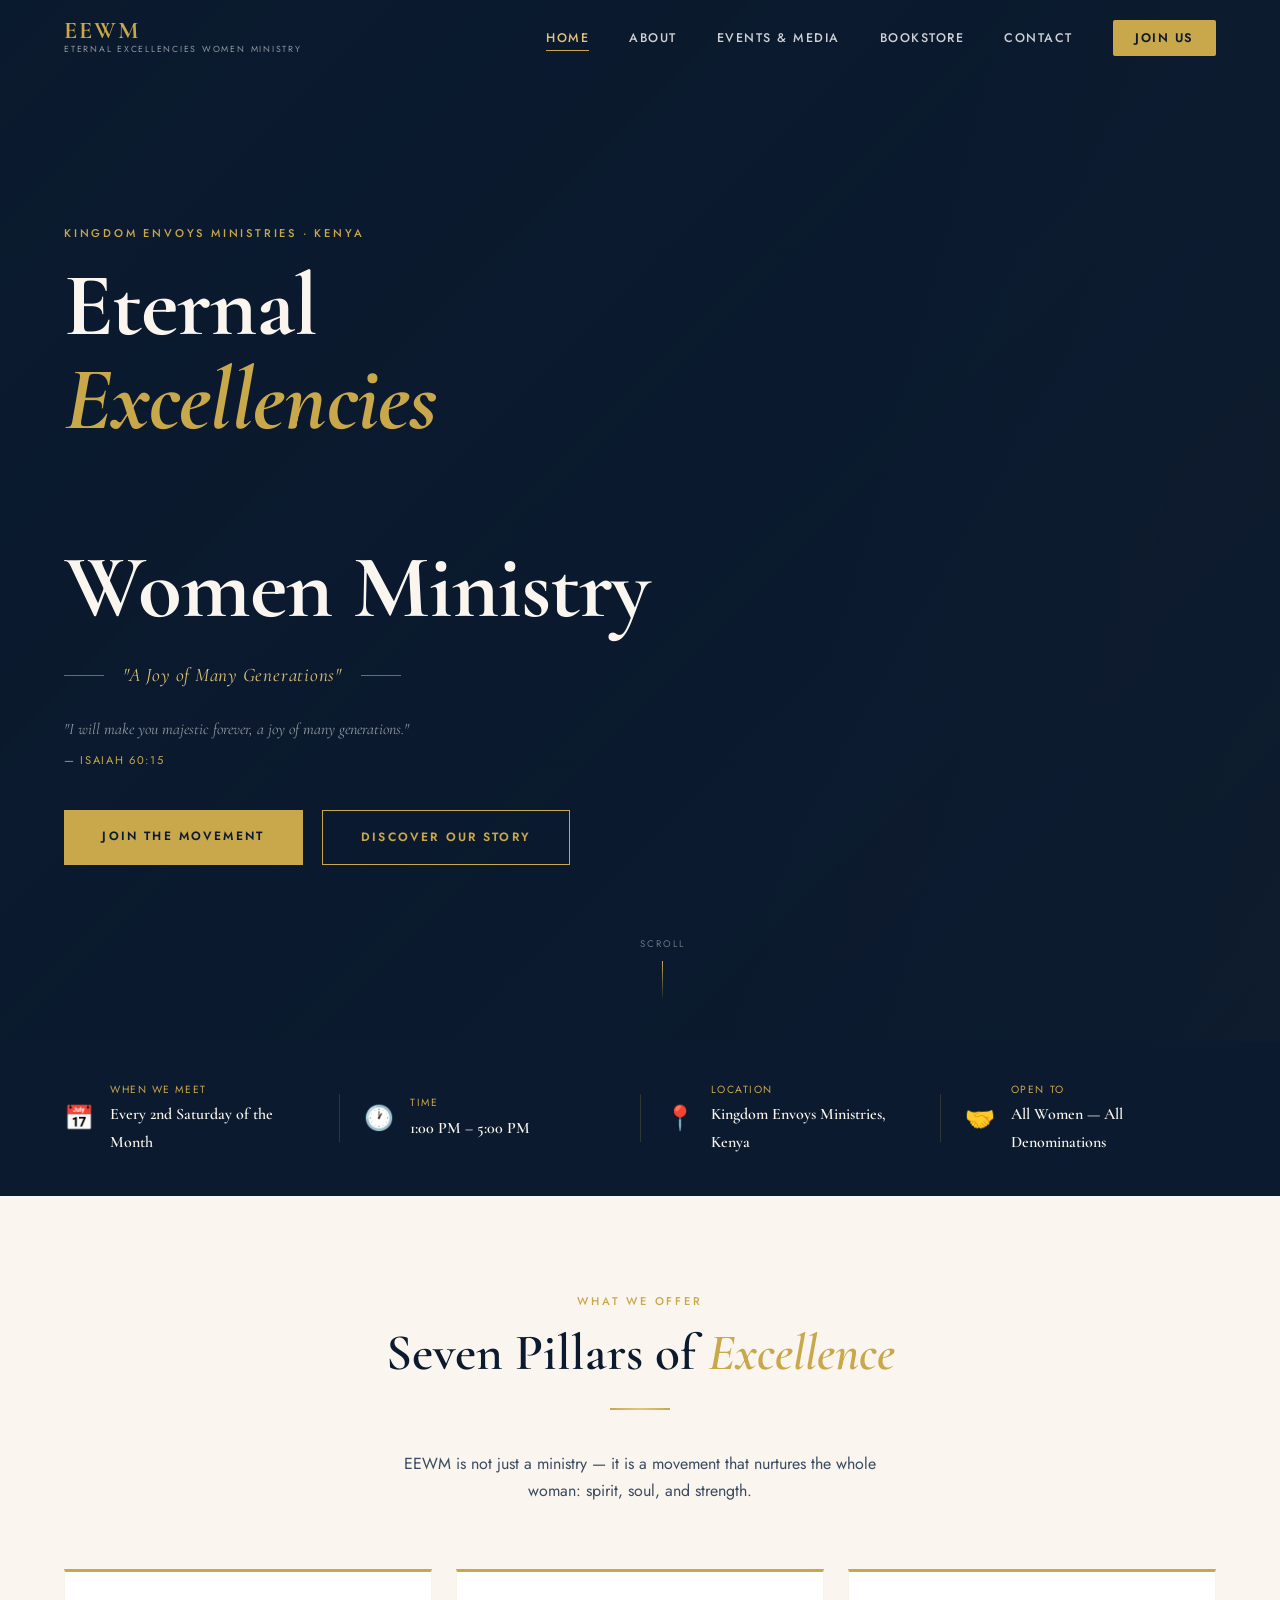
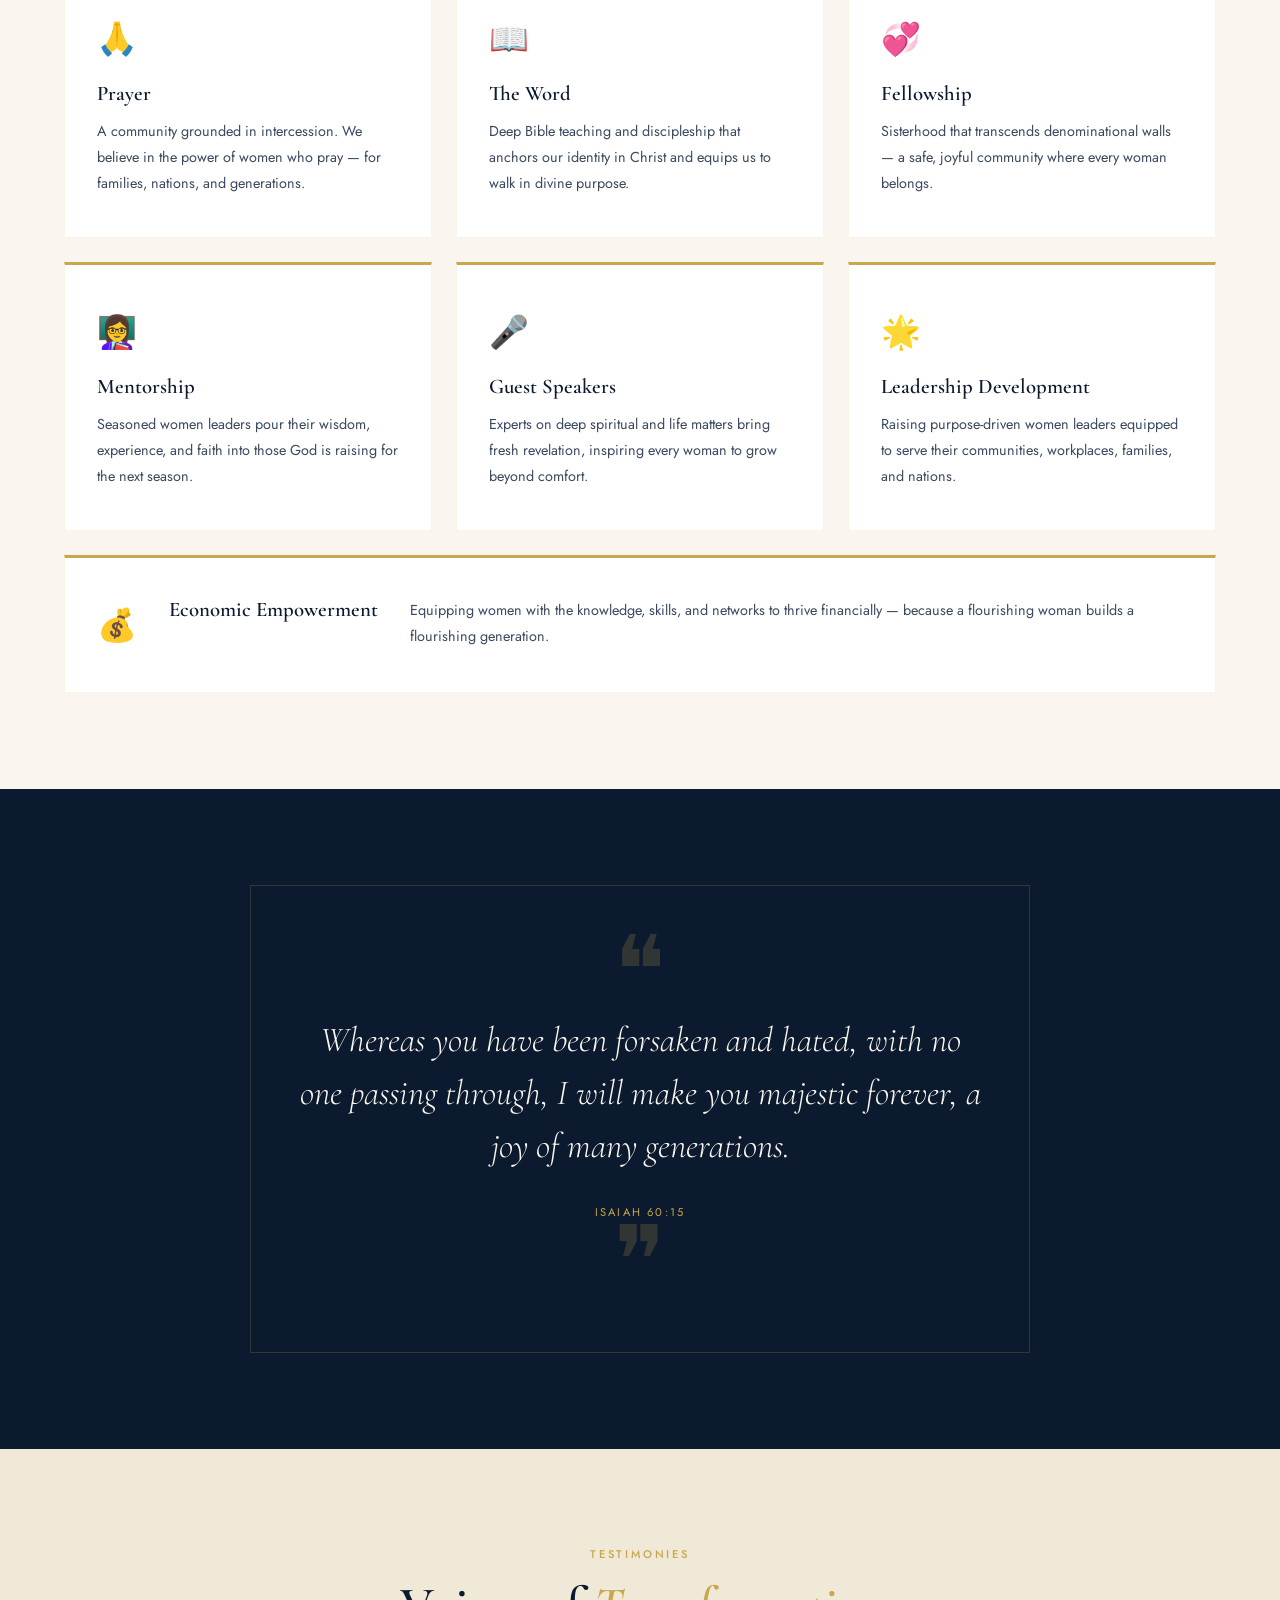
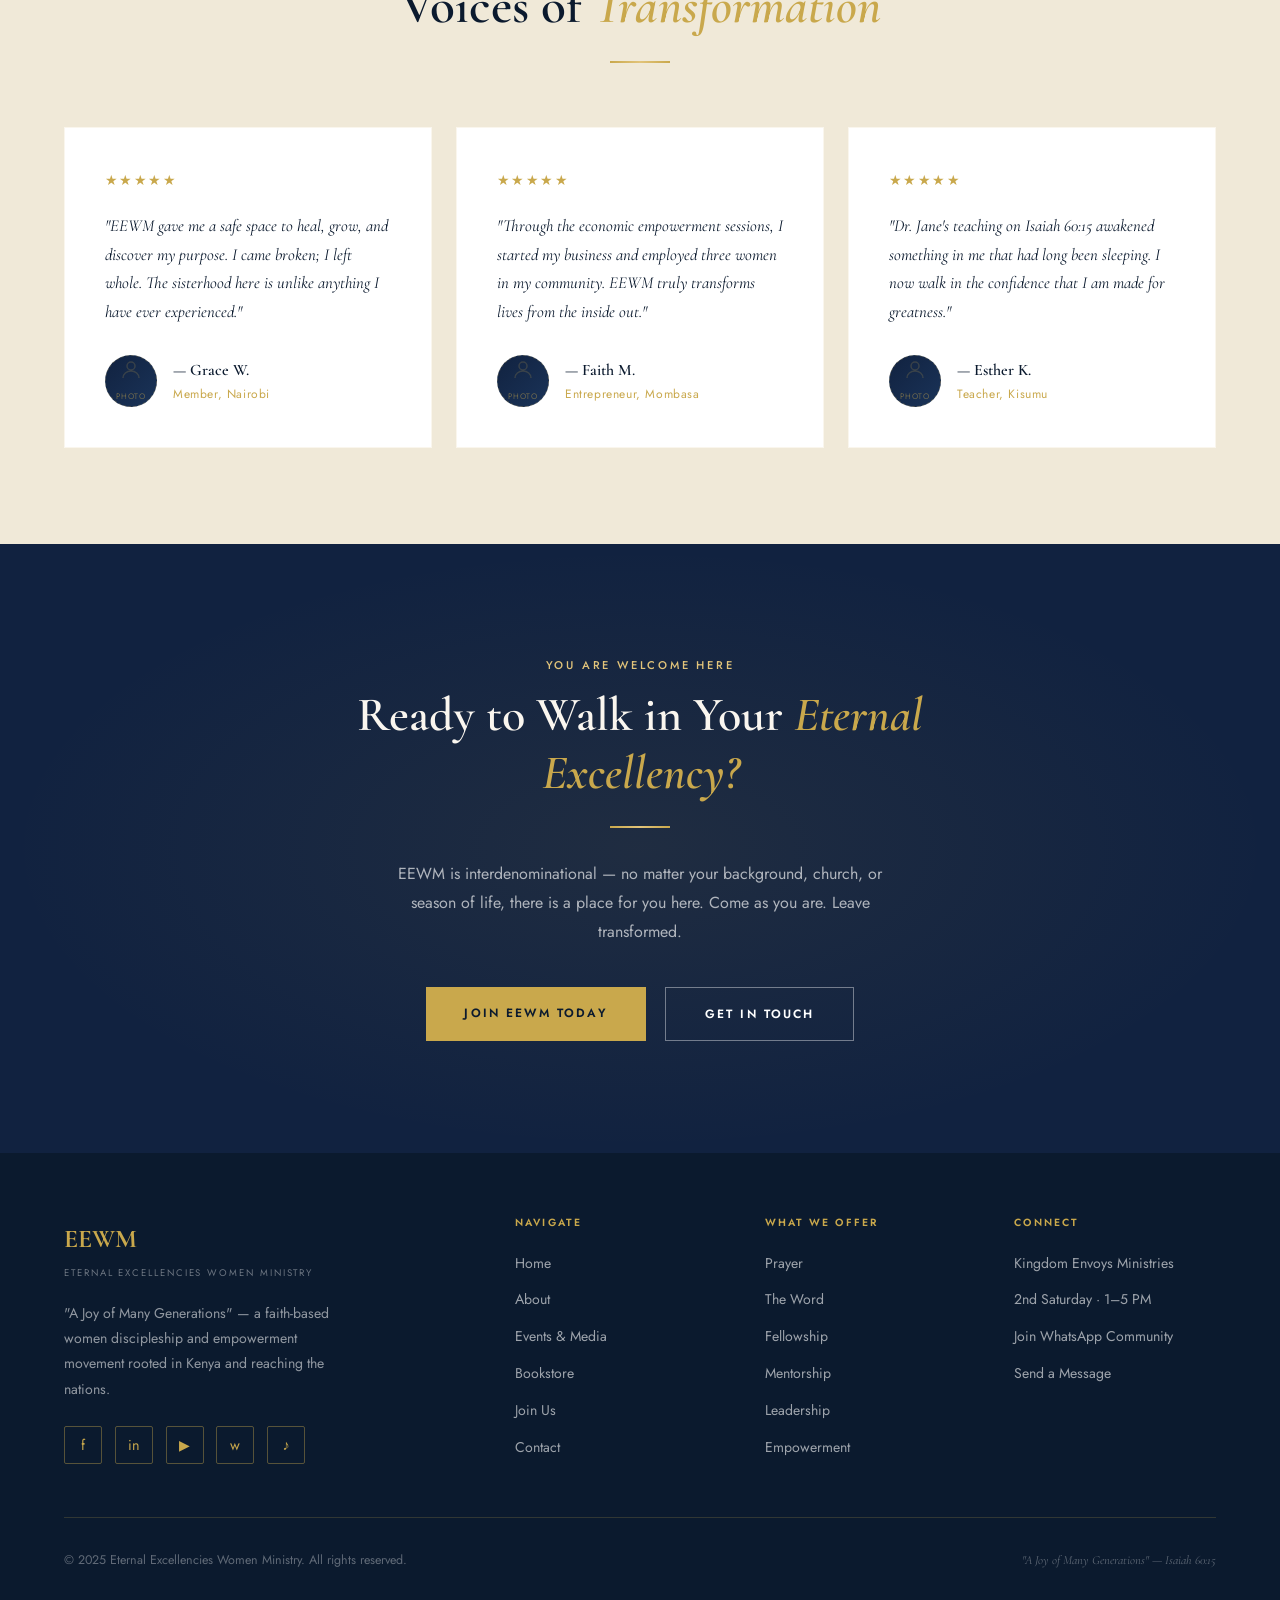
<file: index.html>
<!DOCTYPE html>
<html lang="en">
<head>
  <meta charset="UTF-8" />
  <meta name="viewport" content="width=device-width, initial-scale=1.0" />
  <title>EEWM — Eternal Excellencies Women Ministry</title>
  <meta name="description" content="A Joy of Many Generations. Eternal Excellencies Women Ministry — faith-based women discipleship and empowerment movement based in Kenya." />
  <link rel="stylesheet" href="style.css" />
  <link rel="stylesheet" href="home.css" />
</head>
<body>

  <!-- ===== NAVIGATION ===== -->
  <nav class="nav">
    <div class="nav-inner">
      <a href="index.html" class="nav-logo">
        <span class="logo-main">EEWM</span>
        <span class="logo-sub">Eternal Excellencies Women Ministry</span>
      </a>
      <ul class="nav-links">
        <li><a href="index.html" class="active">Home</a></li>
        <li><a href="about.html">About</a></li>
        <li><a href="events.html">Events & Media</a></li>
        <li><a href="bookstore.html">Bookstore</a></li>
        <li><a href="contact.html">Contact</a></li>
        <li><a href="join.html" class="nav-cta">Join Us</a></li>
      </ul>
      <button class="hamburger" aria-label="Open menu">
        <span></span><span></span><span></span>
      </button>
    </div>
  </nav>

  <!-- Mobile Menu -->
  <div class="mobile-menu">
    <button class="mobile-close" aria-label="Close menu">✕</button>
    <a href="index.html">Home</a>
    <a href="about.html">About</a>
    <a href="events.html">Events & Media</a>
    <a href="bookstore.html">Bookstore</a>
    <a href="contact.html">Contact</a>
    <a href="join.html">Join Us</a>
  </div>

  <!-- ===== HERO ===== -->
  <section class="hero">
    <div class="hero-bg"></div>
    <div class="hero-overlay"></div>
    <div class="hero-shimmer"></div>

    <div class="hero-content">
      <span class="section-label hero-label">Kingdom Envoys Ministries · Kenya</span>
      <h1 class="hero-title">
        Eternal<br/>
        <em>Excellencies</em><br/>
        Women Ministry
      </h1>
      <div class="hero-tagline-wrap">
        <div class="hero-tagline-line"></div>
        <p class="hero-tagline">"A Joy of Many Generations"</p>
        <div class="hero-tagline-line"></div>
      </div>
      <p class="hero-scripture">
        <em>"I will make you majestic forever, a joy of many generations."</em>
        <span>— Isaiah 60:15</span>
      </p>
      <div class="hero-actions">
        <a href="join.html" class="btn btn-gold">Join the Movement</a>
        <a href="about.html" class="btn btn-outline">Discover Our Story</a>
      </div>
    </div>

    <div class="hero-scroll-hint">
      <span>Scroll</span>
      <div class="hero-scroll-line"></div>
    </div>
  </section>

  <!-- ===== MEETING BANNER ===== -->
  <section class="meeting-banner">
    <div class="container">
      <div class="meeting-inner stagger">
        <div class="meeting-item">
          <span class="meeting-icon">📅</span>
          <div>
            <p class="meeting-label">When We Meet</p>
            <p class="meeting-value">Every 2nd Saturday of the Month</p>
          </div>
        </div>
        <div class="meeting-divider"></div>
        <div class="meeting-item">
          <span class="meeting-icon">🕐</span>
          <div>
            <p class="meeting-label">Time</p>
            <p class="meeting-value">1:00 PM – 5:00 PM</p>
          </div>
        </div>
        <div class="meeting-divider"></div>
        <div class="meeting-item">
          <span class="meeting-icon">📍</span>
          <div>
            <p class="meeting-label">Location</p>
            <p class="meeting-value">Kingdom Envoys Ministries, Kenya</p>
          </div>
        </div>
        <div class="meeting-divider"></div>
        <div class="meeting-item">
          <span class="meeting-icon">🤝</span>
          <div>
            <p class="meeting-label">Open To</p>
            <p class="meeting-value">All Women — All Denominations</p>
          </div>
        </div>
      </div>
    </div>
  </section>

  <!-- ===== WHAT WE OFFER — 7 PILLARS ===== -->
  <section class="pillars-section">
    <div class="container">
      <div class="section-header reveal">
        <span class="section-label">What We Offer</span>
        <h2 class="section-title">Seven Pillars of <em>Excellence</em></h2>
        <div class="gold-divider center"></div>
        <p class="section-subtitle">EEWM is not just a ministry — it is a movement that nurtures the whole woman: spirit, soul, and strength.</p>
      </div>

      <div class="pillars-grid stagger">
        <div class="pillar-card">
          <div class="pillar-icon">🙏</div>
          <h3>Prayer</h3>
          <p>A community grounded in intercession. We believe in the power of women who pray — for families, nations, and generations.</p>
        </div>
        <div class="pillar-card">
          <div class="pillar-icon">📖</div>
          <h3>The Word</h3>
          <p>Deep Bible teaching and discipleship that anchors our identity in Christ and equips us to walk in divine purpose.</p>
        </div>
        <div class="pillar-card">
          <div class="pillar-icon">💞</div>
          <h3>Fellowship</h3>
          <p>Sisterhood that transcends denominational walls — a safe, joyful community where every woman belongs.</p>
        </div>
        <div class="pillar-card">
          <div class="pillar-icon">👩‍🏫</div>
          <h3>Mentorship</h3>
          <p>Seasoned women leaders pour their wisdom, experience, and faith into those God is raising for the next season.</p>
        </div>
        <div class="pillar-card">
          <div class="pillar-icon">🎤</div>
          <h3>Guest Speakers</h3>
          <p>Experts on deep spiritual and life matters bring fresh revelation, inspiring every woman to grow beyond comfort.</p>
        </div>
        <div class="pillar-card">
          <div class="pillar-icon">🌟</div>
          <h3>Leadership Development</h3>
          <p>Raising purpose-driven women leaders equipped to serve their communities, workplaces, families, and nations.</p>
        </div>
        <div class="pillar-card pillar-card--wide">
          <div class="pillar-icon">💰</div>
          <h3>Economic Empowerment</h3>
          <p>Equipping women with the knowledge, skills, and networks to thrive financially — because a flourishing woman builds a flourishing generation.</p>
        </div>
      </div>
    </div>
  </section>

  <!-- ===== SCRIPTURE FEATURE ===== -->
  <section class="scripture-section">
    <div class="container">
      <div class="scripture-card reveal">
        <div class="scripture-ornament">❝</div>
        <blockquote>
          Whereas you have been forsaken and hated, with no one passing through, I will make you majestic forever, a joy of many generations.
        </blockquote>
        <cite>Isaiah 60:15</cite>
        <div class="scripture-ornament scripture-ornament--bottom">❞</div>
      </div>
    </div>
  </section>

  <!-- ===== TESTIMONIALS ===== -->
  <section class="testimonials-section">
    <div class="container">
      <div class="section-header reveal">
        <span class="section-label">Testimonies</span>
        <h2 class="section-title">Voices of <em>Transformation</em></h2>
        <div class="gold-divider center"></div>
      </div>

      <div class="testimonials-grid stagger">
        <div class="testimonial-card">
          <div class="testimonial-stars">★★★★★</div>
          <p class="testimonial-text">"EEWM gave me a safe space to heal, grow, and discover my purpose. I came broken; I left whole. The sisterhood here is unlike anything I have ever experienced."</p>
          <div class="testimonial-author">
            <div class="photo-placeholder testimonial-photo">
              <svg width="24" height="24" viewBox="0 0 24 24" fill="none" stroke="currentColor" stroke-width="1.5"><circle cx="12" cy="8" r="4"/><path d="M4 20c0-4 3.6-7 8-7s8 3 8 7"/></svg>
              <span>Photo</span>
            </div>
            <div>
              <p class="author-name">— Grace W.</p>
              <p class="author-role">Member, Nairobi</p>
            </div>
          </div>
        </div>

        <div class="testimonial-card">
          <div class="testimonial-stars">★★★★★</div>
          <p class="testimonial-text">"Through the economic empowerment sessions, I started my business and employed three women in my community. EEWM truly transforms lives from the inside out."</p>
          <div class="testimonial-author">
            <div class="photo-placeholder testimonial-photo">
              <svg width="24" height="24" viewBox="0 0 24 24" fill="none" stroke="currentColor" stroke-width="1.5"><circle cx="12" cy="8" r="4"/><path d="M4 20c0-4 3.6-7 8-7s8 3 8 7"/></svg>
              <span>Photo</span>
            </div>
            <div>
              <p class="author-name">— Faith M.</p>
              <p class="author-role">Entrepreneur, Mombasa</p>
            </div>
          </div>
        </div>

        <div class="testimonial-card">
          <div class="testimonial-stars">★★★★★</div>
          <p class="testimonial-text">"Dr. Jane's teaching on Isaiah 60:15 awakened something in me that had long been sleeping. I now walk in the confidence that I am made for greatness."</p>
          <div class="testimonial-author">
            <div class="photo-placeholder testimonial-photo">
              <svg width="24" height="24" viewBox="0 0 24 24" fill="none" stroke="currentColor" stroke-width="1.5"><circle cx="12" cy="8" r="4"/><path d="M4 20c0-4 3.6-7 8-7s8 3 8 7"/></svg>
              <span>Photo</span>
            </div>
            <div>
              <p class="author-name">— Esther K.</p>
              <p class="author-role">Teacher, Kisumu</p>
            </div>
          </div>
        </div>
      </div>
    </div>
  </section>

  <!-- ===== CALL TO ACTION ===== -->
  <section class="cta-section">
    <div class="cta-bg"></div>
    <div class="container">
      <div class="cta-content reveal">
        <span class="section-label" style="color:var(--gold-light)">You Are Welcome Here</span>
        <h2>Ready to Walk in Your <em>Eternal Excellency?</em></h2>
        <div class="gold-divider center"></div>
        <p>EEWM is interdenominational — no matter your background, church, or season of life, there is a place for you here. Come as you are. Leave transformed.</p>
        <div class="cta-actions">
          <a href="join.html" class="btn btn-gold">Join EEWM Today</a>
          <a href="contact.html" class="btn btn-outline" style="border-color:rgba(255,255,255,0.4);color:#fff;">Get in Touch</a>
        </div>
      </div>
    </div>
  </section>

  <!-- ===== FOOTER ===== -->
  <footer>
    <div class="container">
      <div class="footer-grid">
        <div class="footer-brand">
          <span class="logo-main">EEWM</span>
          <span class="logo-sub">Eternal Excellencies Women Ministry</span>
          <p>"A Joy of Many Generations" — a faith-based women discipleship and empowerment movement rooted in Kenya and reaching the nations.</p>
          <div class="social-links">
            <a href="#" aria-label="Facebook" title="Facebook">f</a>
            <a href="#" aria-label="Instagram" title="Instagram">in</a>
            <a href="#" aria-label="YouTube" title="YouTube">▶</a>
            <a href="#" aria-label="WhatsApp" title="WhatsApp">w</a>
            <a href="#" aria-label="TikTok" title="TikTok">♪</a>
          </div>
        </div>
        <div class="footer-col">
          <h4>Navigate</h4>
          <ul>
            <li><a href="index.html">Home</a></li>
            <li><a href="about.html">About</a></li>
            <li><a href="events.html">Events & Media</a></li>
            <li><a href="bookstore.html">Bookstore</a></li>
            <li><a href="join.html">Join Us</a></li>
            <li><a href="contact.html">Contact</a></li>
          </ul>
        </div>
        <div class="footer-col">
          <h4>What We Offer</h4>
          <ul>
            <li><a href="#">Prayer</a></li>
            <li><a href="#">The Word</a></li>
            <li><a href="#">Fellowship</a></li>
            <li><a href="#">Mentorship</a></li>
            <li><a href="#">Leadership</a></li>
            <li><a href="#">Empowerment</a></li>
          </ul>
        </div>
        <div class="footer-col">
          <h4>Connect</h4>
          <ul>
            <li><a href="#">Kingdom Envoys Ministries</a></li>
            <li><a href="#">2nd Saturday · 1–5 PM</a></li>
            <li><a href="join.html">Join WhatsApp Community</a></li>
            <li><a href="contact.html">Send a Message</a></li>
          </ul>
        </div>
      </div>
      <div class="footer-bottom">
        <p>© 2025 Eternal Excellencies Women Ministry. All rights reserved.</p>
        <p class="footer-scripture">"A Joy of Many Generations" — Isaiah 60:15</p>
      </div>
    </div>
  </footer>

  <script src="script.js"></script>
</body>
</html>
</file>
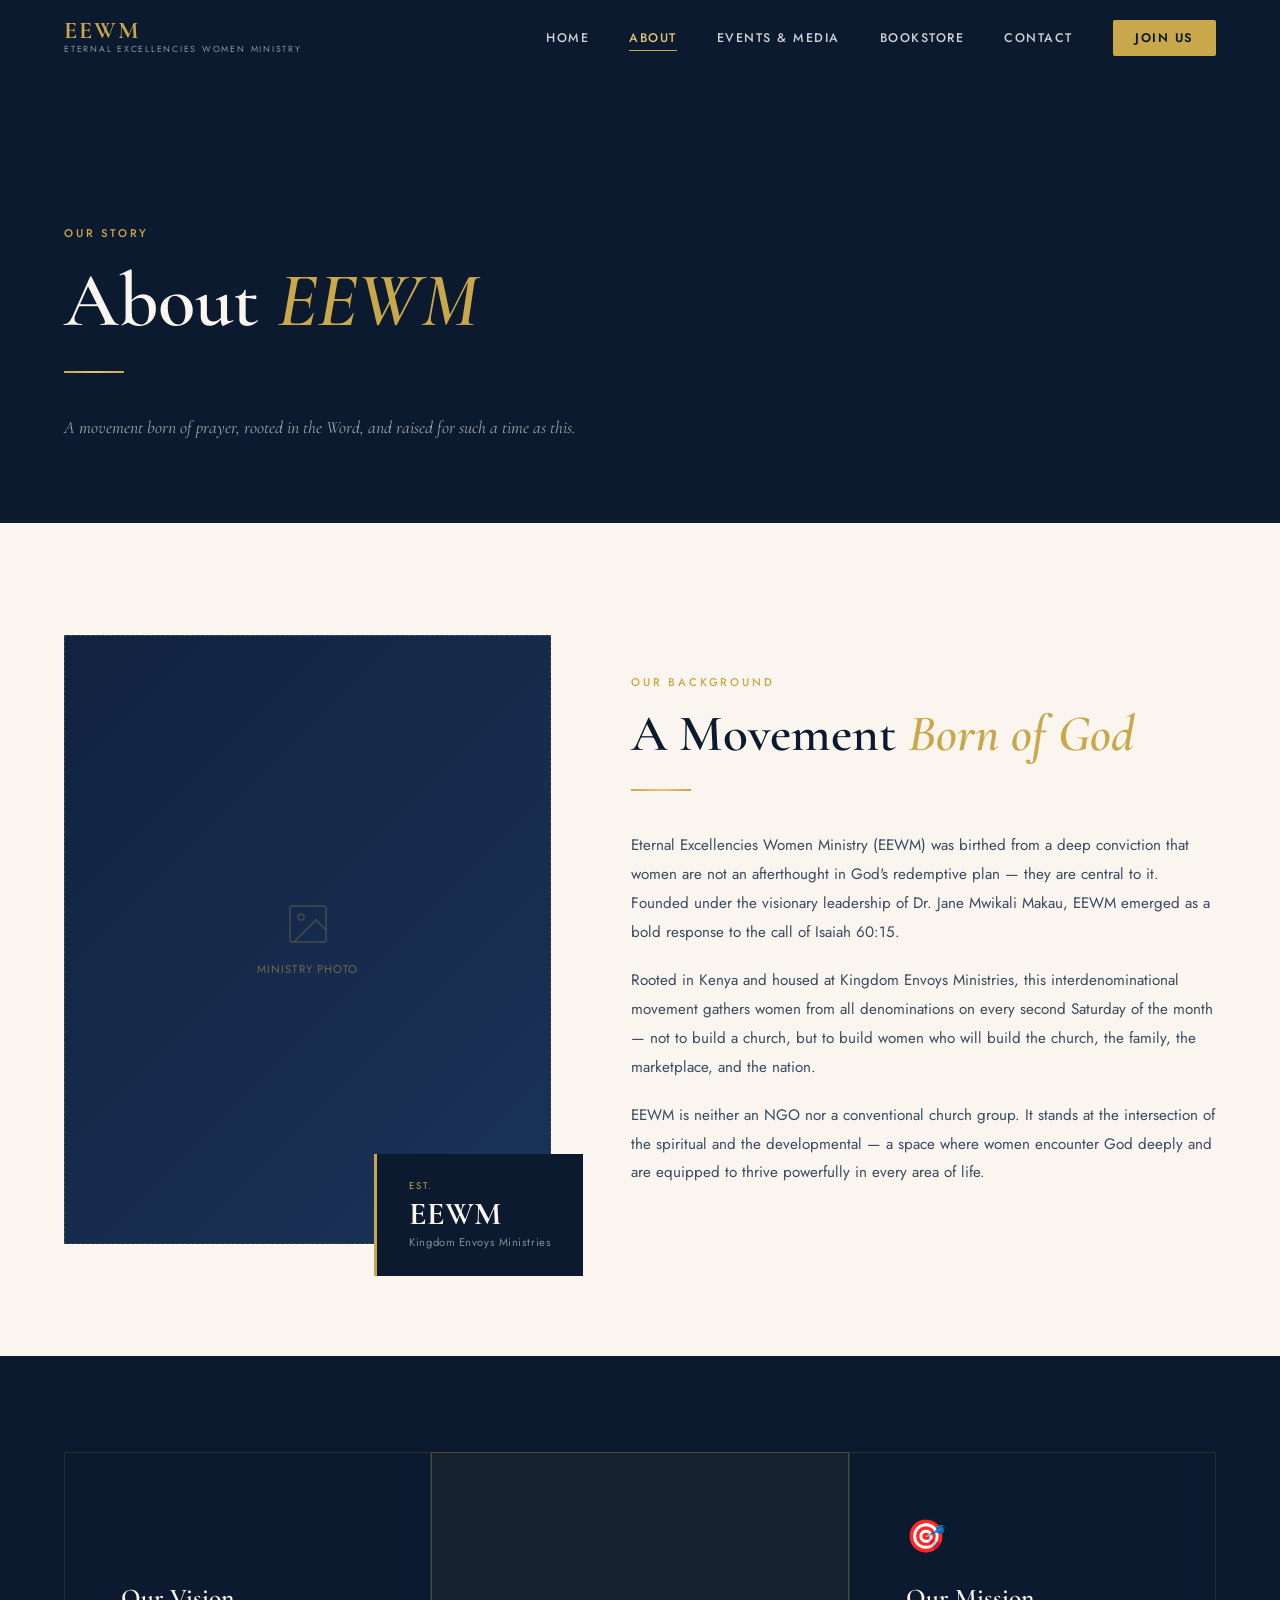
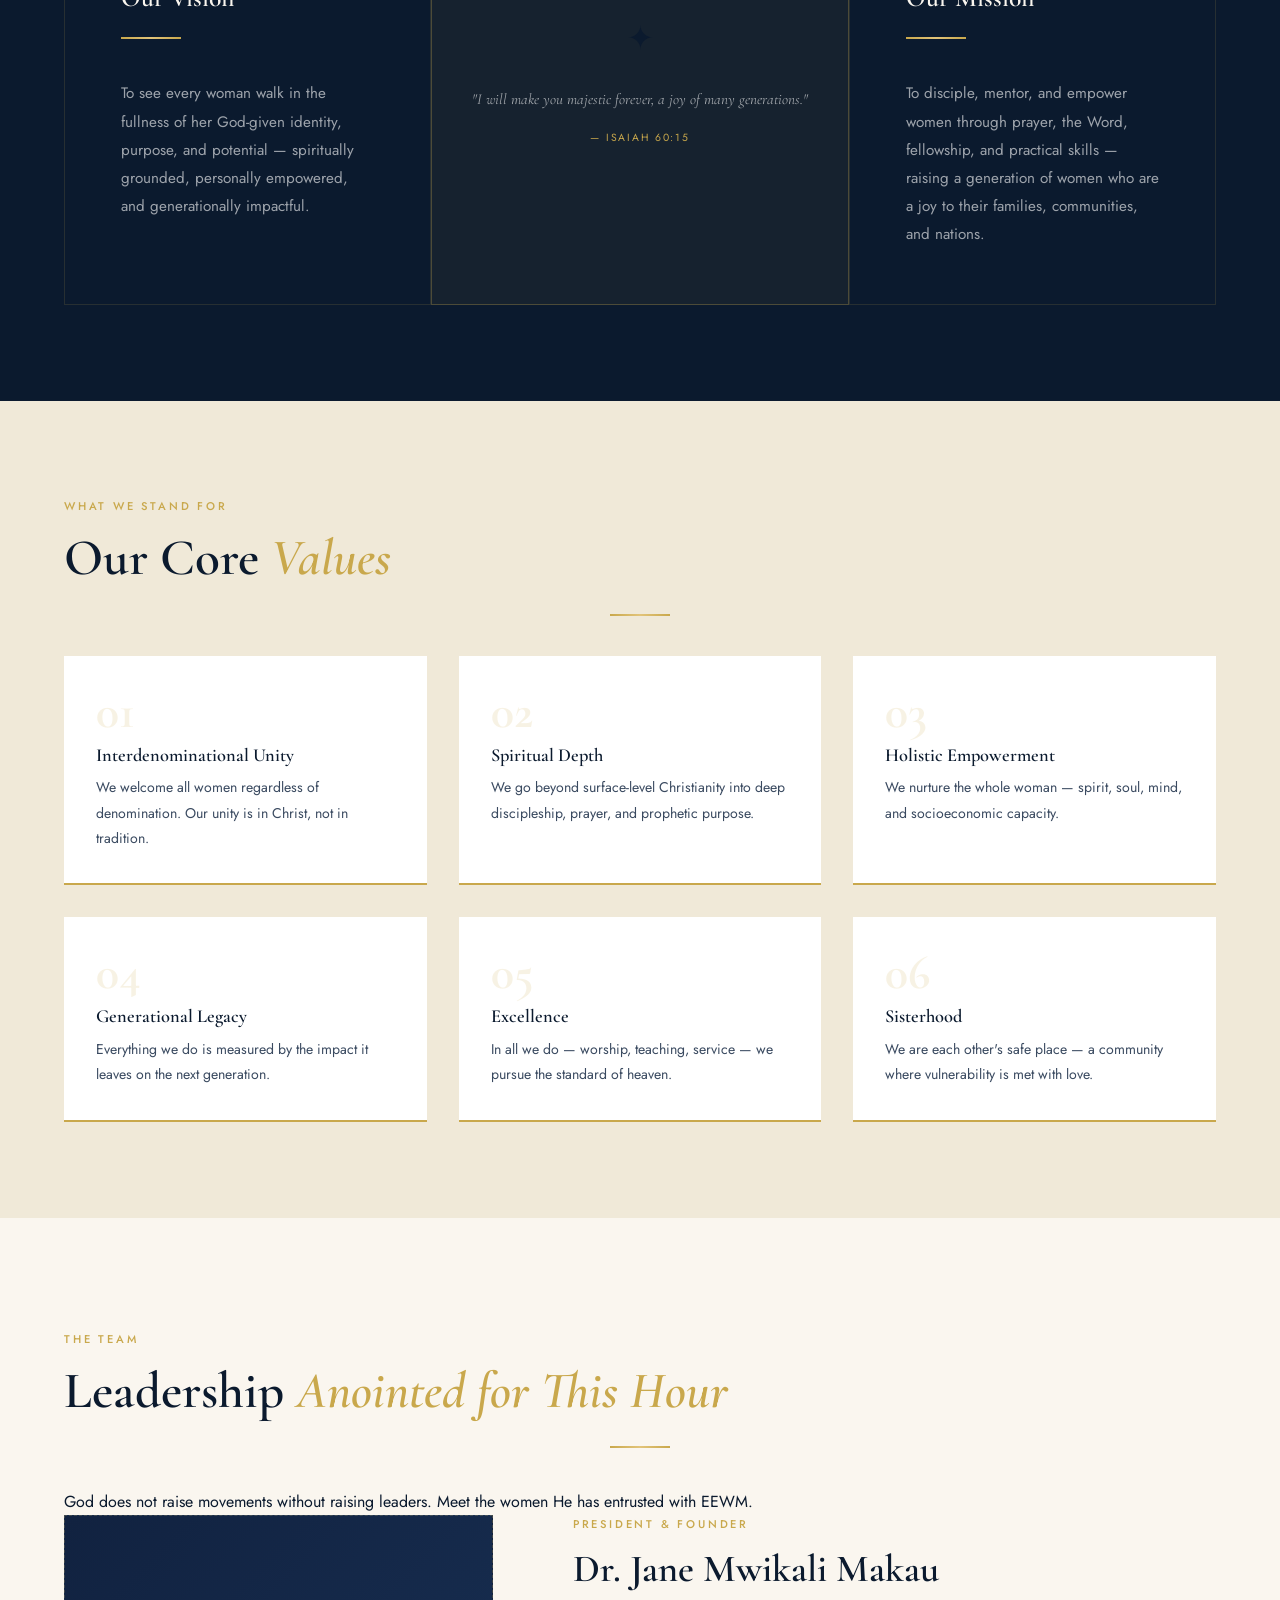
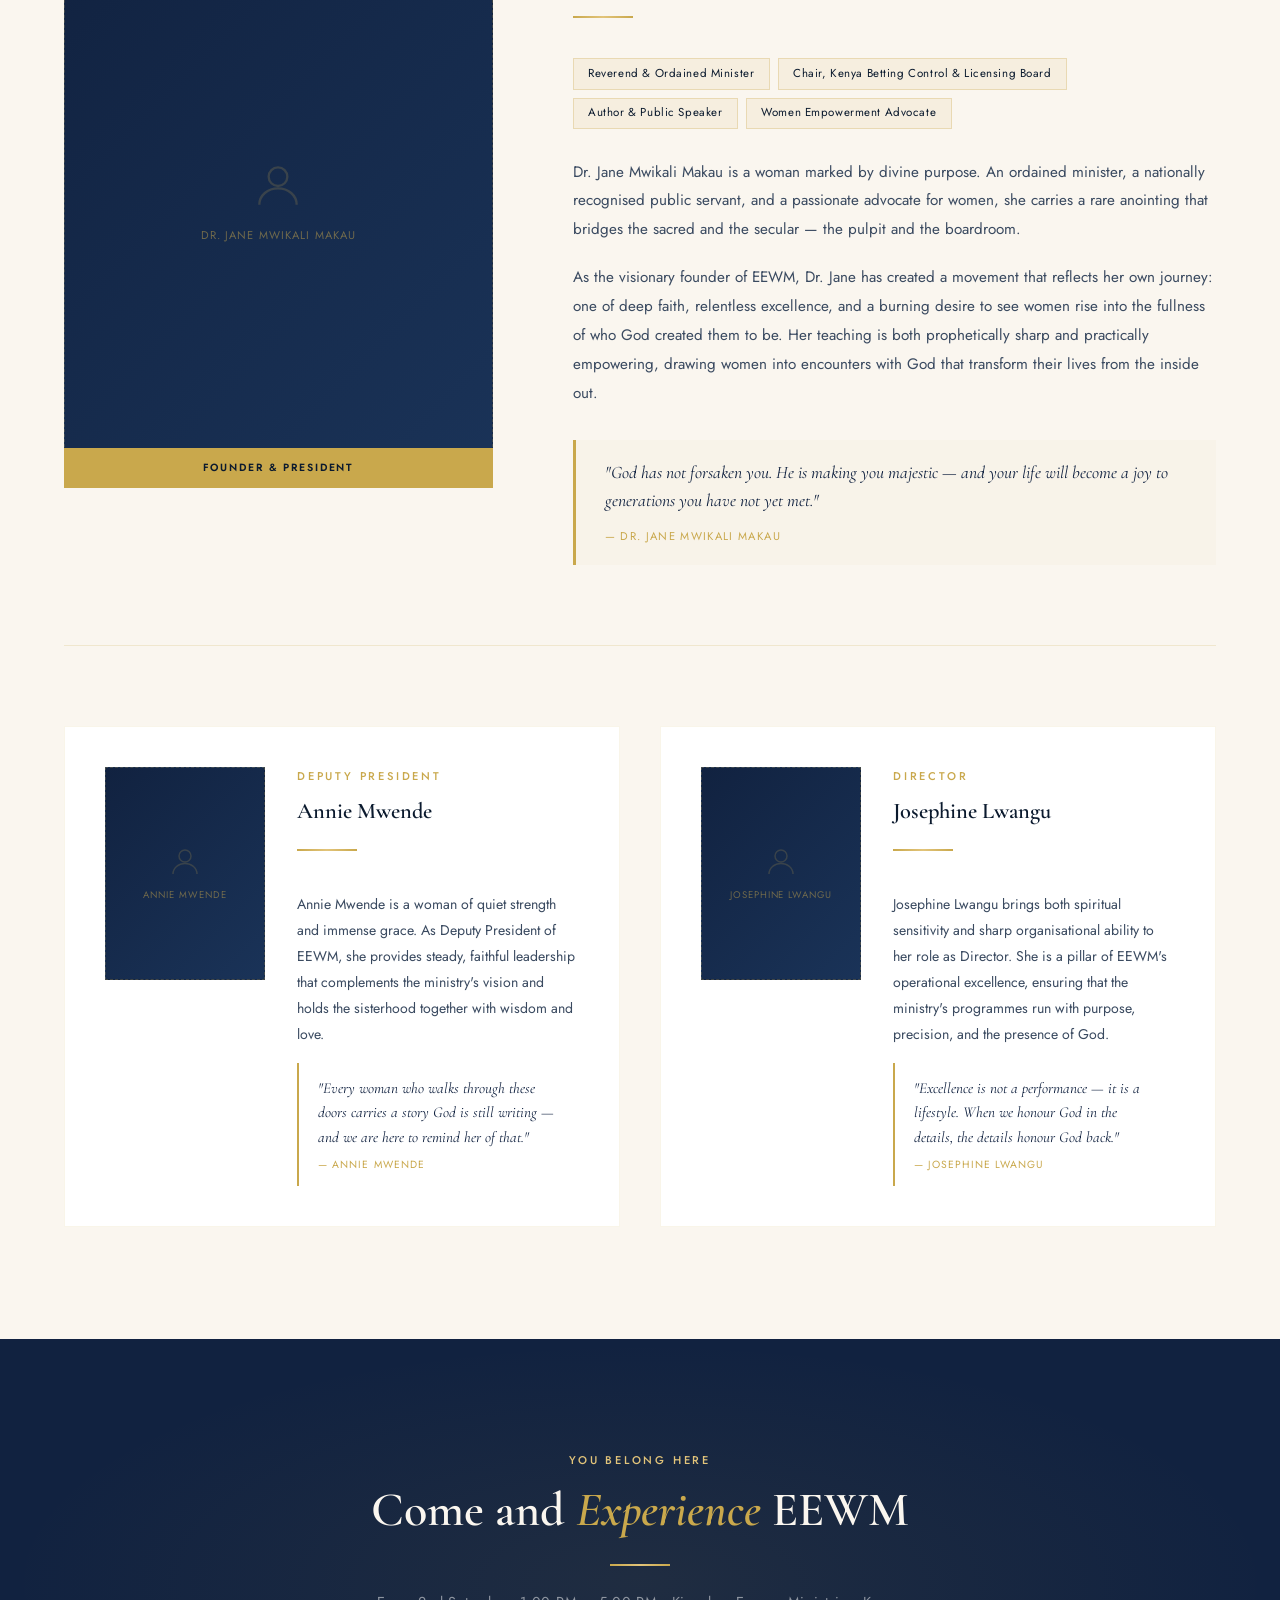
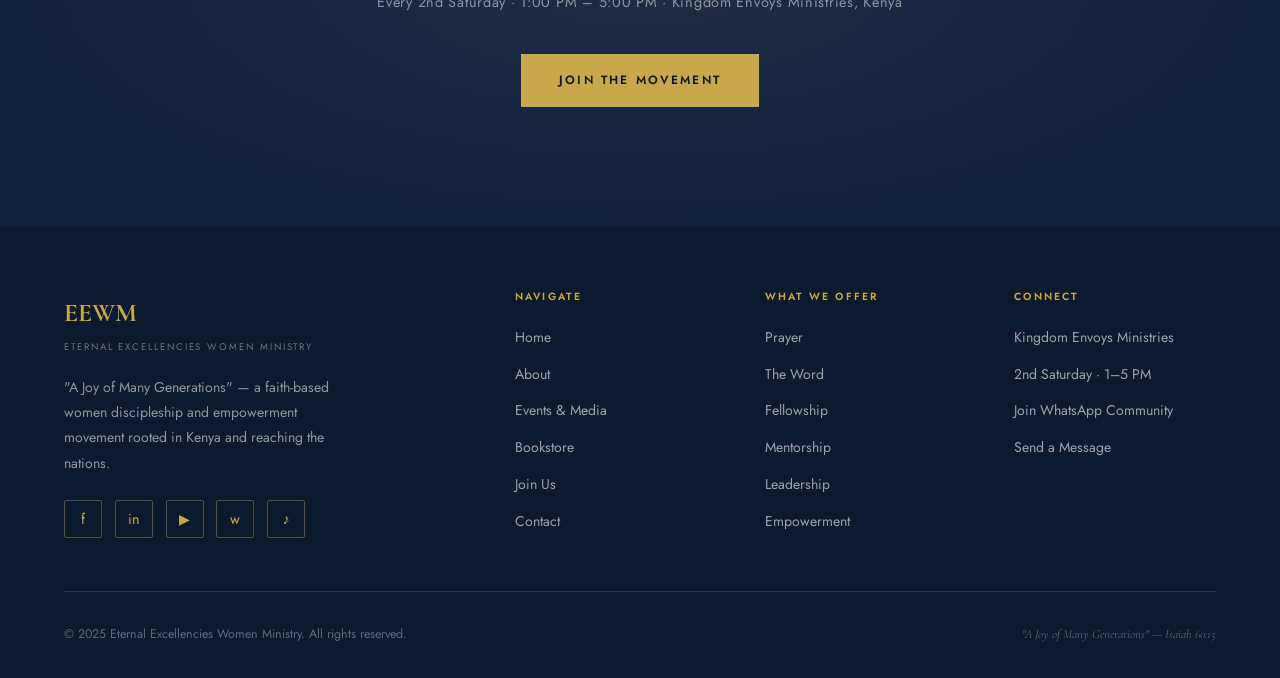
<file: about.html>
<!DOCTYPE html>
<html lang="en">
<head>
  <meta charset="UTF-8" />
  <meta name="viewport" content="width=device-width, initial-scale=1.0" />
  <title>About — EEWM</title>
  <meta name="description" content="Learn about Eternal Excellencies Women Ministry — our story, vision, mission, and the leadership team God has raised." />
  <link rel="stylesheet" href="style.css" />
  <link rel="stylesheet" href="about.css" />
</head>
<body>

  <!-- ===== NAVIGATION ===== -->
  <nav class="nav">
    <div class="nav-inner">
      <a href="index.html" class="nav-logo">
        <span class="logo-main">EEWM</span>
        <span class="logo-sub">Eternal Excellencies Women Ministry</span>
      </a>
      <ul class="nav-links">
        <li><a href="index.html">Home</a></li>
        <li><a href="about.html" class="active">About</a></li>
        <li><a href="events.html">Events & Media</a></li>
        <li><a href="bookstore.html">Bookstore</a></li>
        <li><a href="contact.html">Contact</a></li>
        <li><a href="join.html" class="nav-cta">Join Us</a></li>
      </ul>
      <button class="hamburger" aria-label="Open menu">
        <span></span><span></span><span></span>
      </button>
    </div>
  </nav>

  <!-- Mobile Menu -->
  <div class="mobile-menu">
    <button class="mobile-close" aria-label="Close menu">✕</button>
    <a href="index.html">Home</a>
    <a href="about.html">About</a>
    <a href="events.html">Events & Media</a>
    <a href="bookstore.html">Bookstore</a>
    <a href="contact.html">Contact</a>
    <a href="join.html">Join Us</a>
  </div>

  <!-- ===== PAGE HERO ===== -->
  <section class="page-hero">
    <div class="page-hero-bg"></div>
    <div class="page-hero-overlay"></div>
    <div class="container page-hero-content">
      <span class="section-label">Our Story</span>
      <h1>About <em>EEWM</em></h1>
      <div class="gold-divider"></div>
      <p>A movement born of prayer, rooted in the Word, and raised for such a time as this.</p>
    </div>
  </section>

  <!-- ===== MINISTRY STORY ===== -->
  <section class="story-section">
    <div class="container story-grid">
      <div class="story-image reveal-left">
        <div class="photo-placeholder story-photo">
          <svg width="48" height="48" viewBox="0 0 24 24" fill="none" stroke="currentColor" stroke-width="1"><rect x="3" y="3" width="18" height="18" rx="1"/><circle cx="8.5" cy="8.5" r="1.5"/><path d="M21 15l-5-5L5 21"/></svg>
          <span>Ministry Photo</span>
        </div>
        <div class="story-accent-box">
          <p class="accent-year">Est.</p>
          <p class="accent-name">EEWM</p>
          <p class="accent-sub">Kingdom Envoys Ministries</p>
        </div>
      </div>
      <div class="story-text reveal-right">
        <span class="section-label">Our Background</span>
        <h2 class="section-title">A Movement <em>Born of God</em></h2>
        <div class="gold-divider"></div>
        <p>Eternal Excellencies Women Ministry (EEWM) was birthed from a deep conviction that women are not an afterthought in God's redemptive plan — they are central to it. Founded under the visionary leadership of Dr. Jane Mwikali Makau, EEWM emerged as a bold response to the call of Isaiah 60:15.</p>
        <p>Rooted in Kenya and housed at Kingdom Envoys Ministries, this interdenominational movement gathers women from all denominations on every second Saturday of the month — not to build a church, but to build women who will build the church, the family, the marketplace, and the nation.</p>
        <p>EEWM is neither an NGO nor a conventional church group. It stands at the intersection of the spiritual and the developmental — a space where women encounter God deeply and are equipped to thrive powerfully in every area of life.</p>
      </div>
    </div>
  </section>

  <!-- ===== VISION & MISSION ===== -->
  <section class="vm-section">
    <div class="container">
      <div class="vm-grid stagger">
        <div class="vm-card">
          <div class="vm-icon">👁</div>
          <h3>Our Vision</h3>
          <div class="gold-divider"></div>
          <p>To see every woman walk in the fullness of her God-given identity, purpose, and potential — spiritually grounded, personally empowered, and generationally impactful.</p>
        </div>
        <div class="vm-card vm-card--center">
          <div class="vm-icon">✦</div>
          <p class="vm-scripture">"I will make you majestic forever, a joy of many generations."</p>
          <cite>— Isaiah 60:15</cite>
        </div>
        <div class="vm-card">
          <div class="vm-icon">🎯</div>
          <h3>Our Mission</h3>
          <div class="gold-divider"></div>
          <p>To disciple, mentor, and empower women through prayer, the Word, fellowship, and practical skills — raising a generation of women who are a joy to their families, communities, and nations.</p>
        </div>
      </div>
    </div>
  </section>

  <!-- ===== VALUES ===== -->
  <section class="values-section">
    <div class="container">
      <div class="section-header reveal">
        <span class="section-label">What We Stand For</span>
        <h2 class="section-title">Our Core <em>Values</em></h2>
        <div class="gold-divider center"></div>
      </div>
      <div class="values-grid stagger">
        <div class="value-item">
          <span class="value-num">01</span>
          <h4>Interdenominational Unity</h4>
          <p>We welcome all women regardless of denomination. Our unity is in Christ, not in tradition.</p>
        </div>
        <div class="value-item">
          <span class="value-num">02</span>
          <h4>Spiritual Depth</h4>
          <p>We go beyond surface-level Christianity into deep discipleship, prayer, and prophetic purpose.</p>
        </div>
        <div class="value-item">
          <span class="value-num">03</span>
          <h4>Holistic Empowerment</h4>
          <p>We nurture the whole woman — spirit, soul, mind, and socioeconomic capacity.</p>
        </div>
        <div class="value-item">
          <span class="value-num">04</span>
          <h4>Generational Legacy</h4>
          <p>Everything we do is measured by the impact it leaves on the next generation.</p>
        </div>
        <div class="value-item">
          <span class="value-num">05</span>
          <h4>Excellence</h4>
          <p>In all we do — worship, teaching, service — we pursue the standard of heaven.</p>
        </div>
        <div class="value-item">
          <span class="value-num">06</span>
          <h4>Sisterhood</h4>
          <p>We are each other's safe place — a community where vulnerability is met with love.</p>
        </div>
      </div>
    </div>
  </section>

  <!-- ===== LEADERSHIP ===== -->
  <section class="leadership-section">
    <div class="container">
      <div class="section-header reveal">
        <span class="section-label">The Team</span>
        <h2 class="section-title">Leadership <em>Anointed for This Hour</em></h2>
        <div class="gold-divider center"></div>
        <p class="section-subtitle">God does not raise movements without raising leaders. Meet the women He has entrusted with EEWM.</p>
      </div>

      <!-- Dr. Jane — Featured -->
      <div class="leader-featured reveal">
        <div class="leader-featured-photo">
          <div class="photo-placeholder leader-photo-lg">
            <svg width="56" height="56" viewBox="0 0 24 24" fill="none" stroke="currentColor" stroke-width="1"><circle cx="12" cy="8" r="4"/><path d="M4 20c0-4 3.6-7 8-7s8 3 8 7"/></svg>
            <span>Dr. Jane Mwikali Makau</span>
          </div>
          <div class="leader-badge">Founder & President</div>
        </div>
        <div class="leader-featured-text">
          <span class="section-label">President & Founder</span>
          <h2 class="leader-name">Dr. Jane Mwikali Makau</h2>
          <div class="gold-divider"></div>
          <div class="leader-roles stagger">
            <span class="leader-role-tag">Reverend & Ordained Minister</span>
            <span class="leader-role-tag">Chair, Kenya Betting Control & Licensing Board</span>
            <span class="leader-role-tag">Author & Public Speaker</span>
            <span class="leader-role-tag">Women Empowerment Advocate</span>
          </div>
          <p>Dr. Jane Mwikali Makau is a woman marked by divine purpose. An ordained minister, a nationally recognised public servant, and a passionate advocate for women, she carries a rare anointing that bridges the sacred and the secular — the pulpit and the boardroom.</p>
          <p>As the visionary founder of EEWM, Dr. Jane has created a movement that reflects her own journey: one of deep faith, relentless excellence, and a burning desire to see women rise into the fullness of who God created them to be. Her teaching is both prophetically sharp and practically empowering, drawing women into encounters with God that transform their lives from the inside out.</p>
          <blockquote class="leader-quote">
            "God has not forsaken you. He is making you majestic — and your life will become a joy to generations you have not yet met."
            <cite>— Dr. Jane Mwikali Makau</cite>
          </blockquote>
        </div>
      </div>

      <!-- Other Leaders -->
      <div class="leaders-grid stagger">
        <div class="leader-card">
          <div class="photo-placeholder leader-photo-sm">
            <svg width="36" height="36" viewBox="0 0 24 24" fill="none" stroke="currentColor" stroke-width="1"><circle cx="12" cy="8" r="4"/><path d="M4 20c0-4 3.6-7 8-7s8 3 8 7"/></svg>
            <span>Annie Mwende</span>
          </div>
          <div class="leader-card-text">
            <span class="section-label">Deputy President</span>
            <h3 class="leader-name-sm">Annie Mwende</h3>
            <div class="gold-divider"></div>
            <p>Annie Mwende is a woman of quiet strength and immense grace. As Deputy President of EEWM, she provides steady, faithful leadership that complements the ministry's vision and holds the sisterhood together with wisdom and love.</p>
            <blockquote class="leader-quote-sm">
              "Every woman who walks through these doors carries a story God is still writing — and we are here to remind her of that."
              <cite>— Annie Mwende</cite>
            </blockquote>
          </div>
        </div>

        <div class="leader-card">
          <div class="photo-placeholder leader-photo-sm">
            <svg width="36" height="36" viewBox="0 0 24 24" fill="none" stroke="currentColor" stroke-width="1"><circle cx="12" cy="8" r="4"/><path d="M4 20c0-4 3.6-7 8-7s8 3 8 7"/></svg>
            <span>Josephine Lwangu</span>
          </div>
          <div class="leader-card-text">
            <span class="section-label">Director</span>
            <h3 class="leader-name-sm">Josephine Lwangu</h3>
            <div class="gold-divider"></div>
            <p>Josephine Lwangu brings both spiritual sensitivity and sharp organisational ability to her role as Director. She is a pillar of EEWM's operational excellence, ensuring that the ministry's programmes run with purpose, precision, and the presence of God.</p>
            <blockquote class="leader-quote-sm">
              "Excellence is not a performance — it is a lifestyle. When we honour God in the details, the details honour God back."
              <cite>— Josephine Lwangu</cite>
            </blockquote>
          </div>
        </div>
      </div>
    </div>
  </section>

  <!-- ===== CTA ===== -->
  <section class="about-cta reveal">
    <div class="about-cta-bg"></div>
    <div class="container about-cta-content">
      <span class="section-label" style="color:var(--gold-light)">You Belong Here</span>
      <h2>Come and <em>Experience</em> EEWM</h2>
      <div class="gold-divider center"></div>
      <p>Every 2nd Saturday · 1:00 PM – 5:00 PM · Kingdom Envoys Ministries, Kenya</p>
      <a href="join.html" class="btn btn-gold">Join the Movement</a>
    </div>
  </section>

  <!-- ===== FOOTER ===== -->
  <footer>
    <div class="container">
      <div class="footer-grid">
        <div class="footer-brand">
          <span class="logo-main">EEWM</span>
          <span class="logo-sub">Eternal Excellencies Women Ministry</span>
          <p>"A Joy of Many Generations" — a faith-based women discipleship and empowerment movement rooted in Kenya and reaching the nations.</p>
          <div class="social-links">
            <a href="#" aria-label="Facebook">f</a>
            <a href="#" aria-label="Instagram">in</a>
            <a href="#" aria-label="YouTube">▶</a>
            <a href="#" aria-label="WhatsApp">w</a>
            <a href="#" aria-label="TikTok">♪</a>
          </div>
        </div>
        <div class="footer-col">
          <h4>Navigate</h4>
          <ul>
            <li><a href="index.html">Home</a></li>
            <li><a href="about.html">About</a></li>
            <li><a href="events.html">Events & Media</a></li>
            <li><a href="bookstore.html">Bookstore</a></li>
            <li><a href="join.html">Join Us</a></li>
            <li><a href="contact.html">Contact</a></li>
          </ul>
        </div>
        <div class="footer-col">
          <h4>What We Offer</h4>
          <ul>
            <li><a href="#">Prayer</a></li>
            <li><a href="#">The Word</a></li>
            <li><a href="#">Fellowship</a></li>
            <li><a href="#">Mentorship</a></li>
            <li><a href="#">Leadership</a></li>
            <li><a href="#">Empowerment</a></li>
          </ul>
        </div>
        <div class="footer-col">
          <h4>Connect</h4>
          <ul>
            <li><a href="#">Kingdom Envoys Ministries</a></li>
            <li><a href="#">2nd Saturday · 1–5 PM</a></li>
            <li><a href="join.html">Join WhatsApp Community</a></li>
            <li><a href="contact.html">Send a Message</a></li>
          </ul>
        </div>
      </div>
      <div class="footer-bottom">
        <p>© 2025 Eternal Excellencies Women Ministry. All rights reserved.</p>
        <p class="footer-scripture">"A Joy of Many Generations" — Isaiah 60:15</p>
      </div>
    </div>
  </footer>

  <script src="script.js"></script>
</body>
</html>
</file>
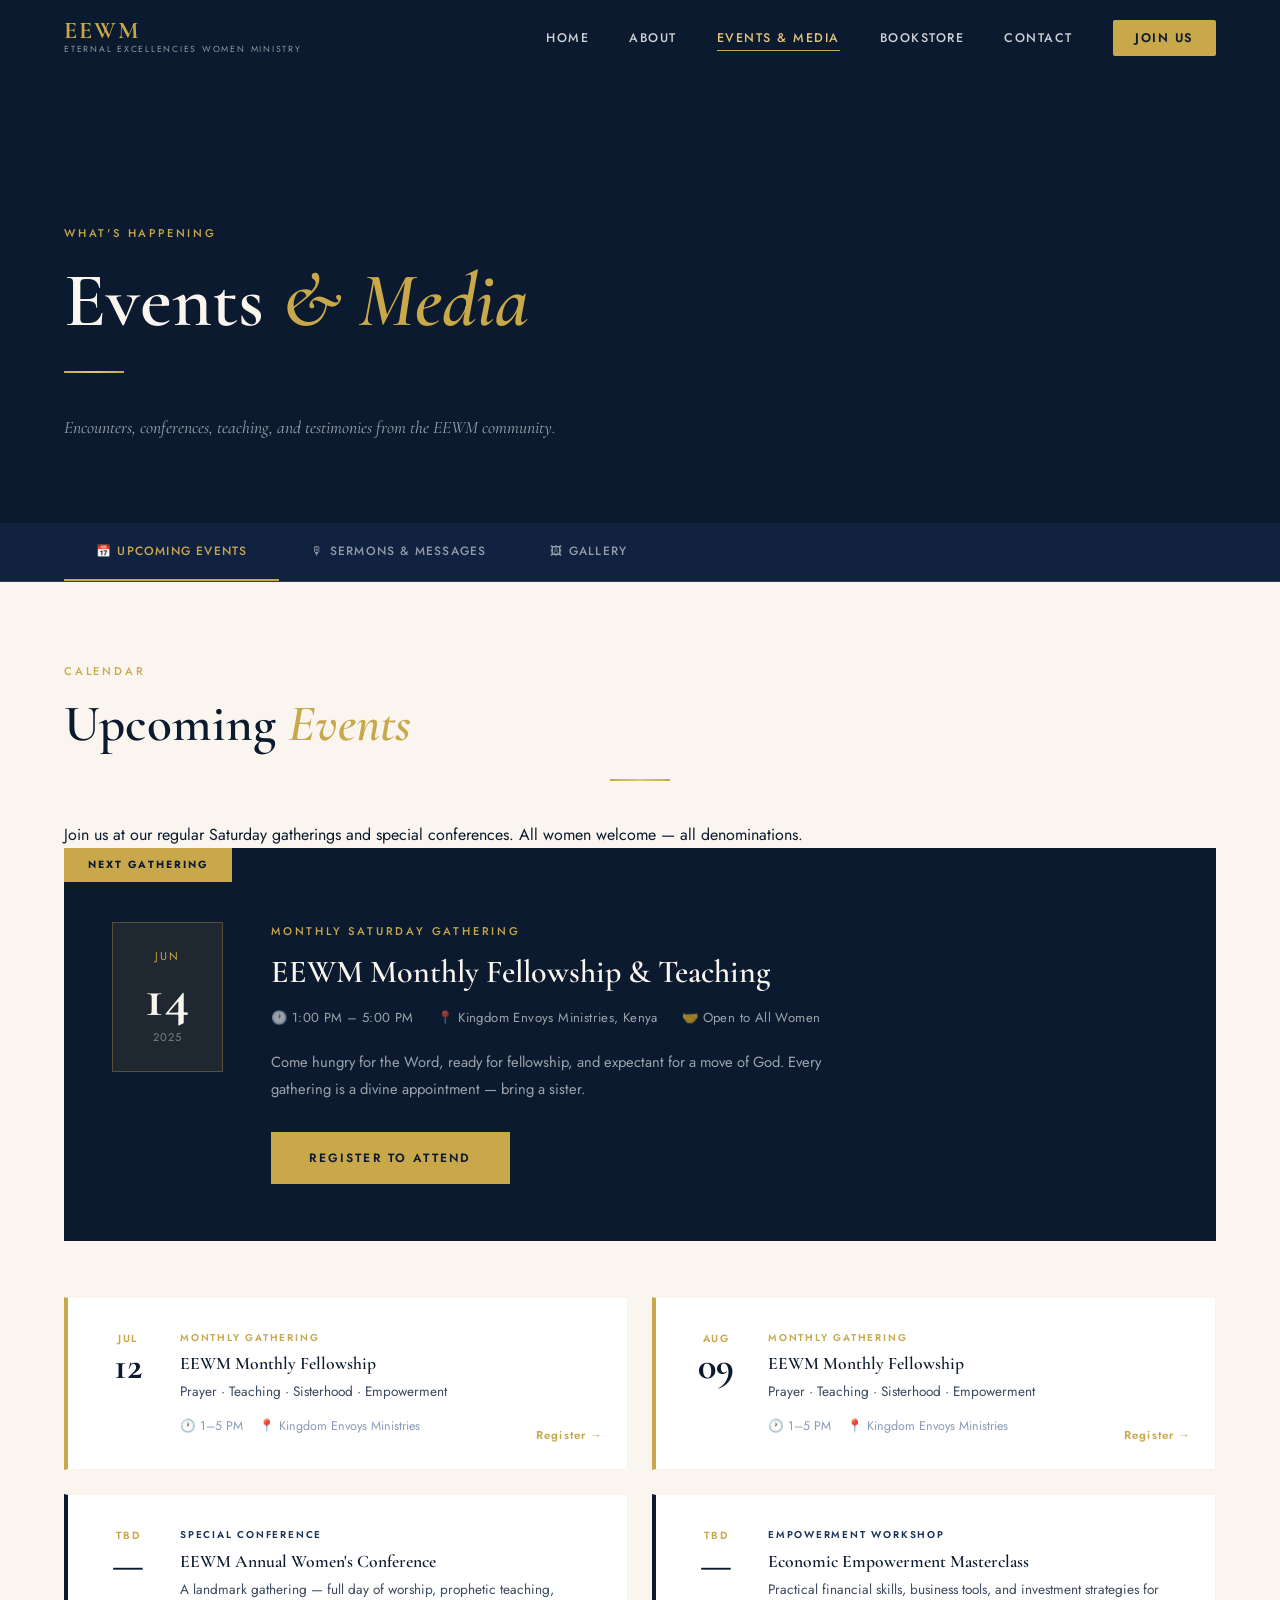
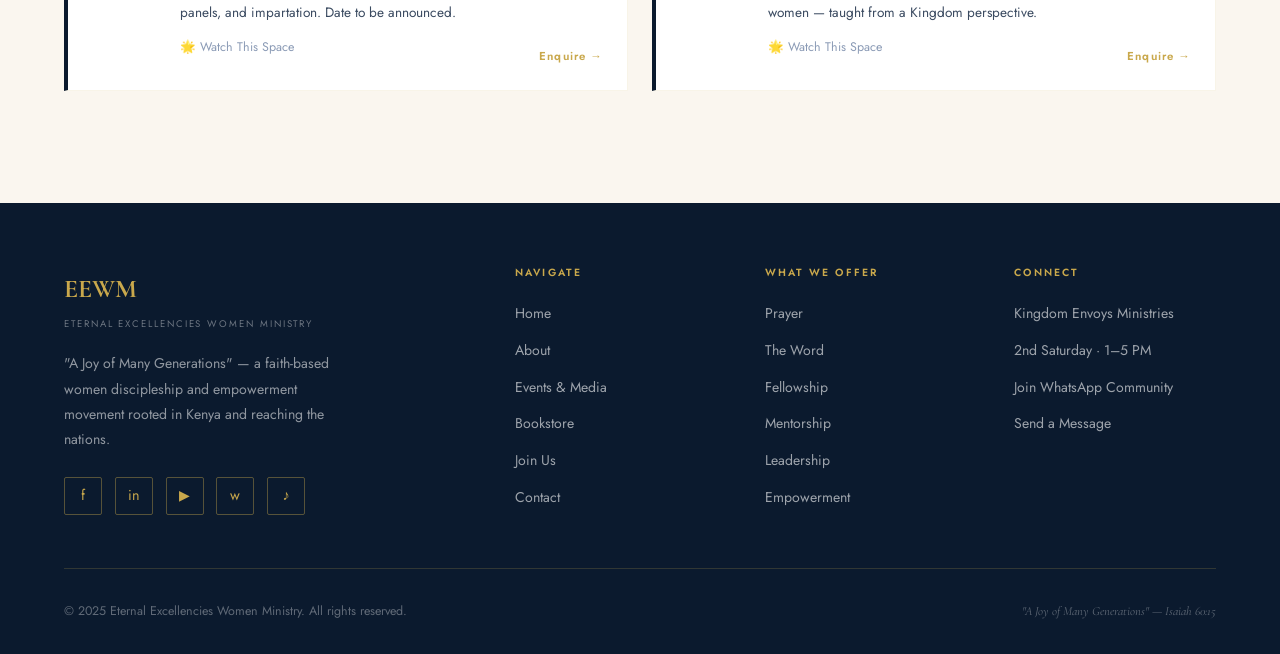
<file: events.html>
<!DOCTYPE html>
<html lang="en">
<head>
  <meta charset="UTF-8" />
  <meta name="viewport" content="width=device-width, initial-scale=1.0" />
  <title>Events & Media — EEWM</title>
  <meta name="description" content="Upcoming events, conferences, sermons, messages and gallery from Eternal Excellencies Women Ministry." />
  <link rel="stylesheet" href="style.css" />
  <link rel="stylesheet" href="events.css" />
</head>
<body>

  <!-- ===== NAVIGATION ===== -->
  <nav class="nav">
    <div class="nav-inner">
      <a href="index.html" class="nav-logo">
        <span class="logo-main">EEWM</span>
        <span class="logo-sub">Eternal Excellencies Women Ministry</span>
      </a>
      <ul class="nav-links">
        <li><a href="index.html">Home</a></li>
        <li><a href="about.html">About</a></li>
        <li><a href="events.html" class="active">Events & Media</a></li>
        <li><a href="bookstore.html">Bookstore</a></li>
        <li><a href="contact.html">Contact</a></li>
        <li><a href="join.html" class="nav-cta">Join Us</a></li>
      </ul>
      <button class="hamburger" aria-label="Open menu">
        <span></span><span></span><span></span>
      </button>
    </div>
  </nav>

  <!-- Mobile Menu -->
  <div class="mobile-menu">
    <button class="mobile-close" aria-label="Close menu">✕</button>
    <a href="index.html">Home</a>
    <a href="about.html">About</a>
    <a href="events.html">Events & Media</a>
    <a href="bookstore.html">Bookstore</a>
    <a href="contact.html">Contact</a>
    <a href="join.html">Join Us</a>
  </div>

  <!-- ===== PAGE HERO ===== -->
  <section class="page-hero events-hero">
    <div class="page-hero-bg events-hero-bg"></div>
    <div class="page-hero-overlay"></div>
    <div class="container page-hero-content">
      <span class="section-label">What's Happening</span>
      <h1>Events <em>&amp; Media</em></h1>
      <div class="gold-divider"></div>
      <p>Encounters, conferences, teaching, and testimonies from the EEWM community.</p>
    </div>
  </section>

  <!-- ===== TABS NAV ===== -->
  <div class="tabs-bar">
    <div class="container tabs-inner">
      <button class="tab-btn active" data-tab="events">📅 Upcoming Events</button>
      <button class="tab-btn" data-tab="sermons">🎙 Sermons & Messages</button>
      <button class="tab-btn" data-tab="gallery">🖼 Gallery</button>
    </div>
  </div>

  <!-- ===== UPCOMING EVENTS ===== -->
  <section class="tab-section active" id="tab-events">
    <div class="container">
      <div class="section-header reveal">
        <span class="section-label">Calendar</span>
        <h2 class="section-title">Upcoming <em>Events</em></h2>
        <div class="gold-divider center"></div>
        <p class="section-subtitle">Join us at our regular Saturday gatherings and special conferences. All women welcome — all denominations.</p>
      </div>

      <!-- Featured Event -->
      <div class="event-featured reveal">
        <div class="event-featured-badge">Next Gathering</div>
        <div class="event-featured-inner">
          <div class="event-date-block">
            <span class="event-month">Jun</span>
            <span class="event-day">14</span>
            <span class="event-year">2025</span>
          </div>
          <div class="event-featured-info">
            <span class="section-label">Monthly Saturday Gathering</span>
            <h3>EEWM Monthly Fellowship & Teaching</h3>
            <div class="event-meta">
              <span>🕐 1:00 PM – 5:00 PM</span>
              <span>📍 Kingdom Envoys Ministries, Kenya</span>
              <span>🤝 Open to All Women</span>
            </div>
            <p>Come hungry for the Word, ready for fellowship, and expectant for a move of God. Every gathering is a divine appointment — bring a sister.</p>
            <a href="join.html" class="btn btn-gold">Register to Attend</a>
          </div>
        </div>
      </div>

      <!-- Event Cards Grid -->
      <div class="events-grid stagger">
        <div class="event-card">
          <div class="event-card-date">
            <span class="event-month-sm">Jul</span>
            <span class="event-day-sm">12</span>
          </div>
          <div class="event-card-body">
            <span class="event-type">Monthly Gathering</span>
            <h4>EEWM Monthly Fellowship</h4>
            <p>Prayer · Teaching · Sisterhood · Empowerment</p>
            <div class="event-card-meta">
              <span>🕐 1–5 PM</span>
              <span>📍 Kingdom Envoys Ministries</span>
            </div>
          </div>
          <a href="join.html" class="event-card-link">Register →</a>
        </div>

        <div class="event-card">
          <div class="event-card-date">
            <span class="event-month-sm">Aug</span>
            <span class="event-day-sm">09</span>
          </div>
          <div class="event-card-body">
            <span class="event-type">Monthly Gathering</span>
            <h4>EEWM Monthly Fellowship</h4>
            <p>Prayer · Teaching · Sisterhood · Empowerment</p>
            <div class="event-card-meta">
              <span>🕐 1–5 PM</span>
              <span>📍 Kingdom Envoys Ministries</span>
            </div>
          </div>
          <a href="join.html" class="event-card-link">Register →</a>
        </div>

        <div class="event-card event-card--special">
          <div class="event-card-date">
            <span class="event-month-sm">TBD</span>
            <span class="event-day-sm">—</span>
          </div>
          <div class="event-card-body">
            <span class="event-type special">Special Conference</span>
            <h4>EEWM Annual Women's Conference</h4>
            <p>A landmark gathering — full day of worship, prophetic teaching, panels, and impartation. Date to be announced.</p>
            <div class="event-card-meta">
              <span>🌟 Watch This Space</span>
            </div>
          </div>
          <a href="contact.html" class="event-card-link">Enquire →</a>
        </div>

        <div class="event-card event-card--special">
          <div class="event-card-date">
            <span class="event-month-sm">TBD</span>
            <span class="event-day-sm">—</span>
          </div>
          <div class="event-card-body">
            <span class="event-type special">Empowerment Workshop</span>
            <h4>Economic Empowerment Masterclass</h4>
            <p>Practical financial skills, business tools, and investment strategies for women — taught from a Kingdom perspective.</p>
            <div class="event-card-meta">
              <span>🌟 Watch This Space</span>
            </div>
          </div>
          <a href="contact.html" class="event-card-link">Enquire →</a>
        </div>
      </div>
    </div>
  </section>

  <!-- ===== SERMONS & MESSAGES ===== -->
  <section class="tab-section" id="tab-sermons">
    <div class="container">
      <div class="section-header reveal">
        <span class="section-label">Teaching Archive</span>
        <h2 class="section-title">Sermons <em>&amp; Messages</em></h2>
        <div class="gold-divider center"></div>
        <p class="section-subtitle">Deep, Spirit-filled teaching from Dr. Jane and guest speakers. Real messages for real women.</p>
      </div>

      <!-- Featured Message -->
      <div class="sermon-featured reveal">
        <div class="sermon-featured-thumb photo-placeholder">
          <div class="play-btn">▶</div>
          <svg width="48" height="48" viewBox="0 0 24 24" fill="none" stroke="currentColor" stroke-width="1"><rect x="3" y="3" width="18" height="18" rx="2"/><polygon points="10,8 16,12 10,16"/></svg>
          <span>Featured Message Thumbnail</span>
        </div>
        <div class="sermon-featured-info">
          <span class="section-label">Featured Message</span>
          <h3>"You Are Not Forsaken" — Isaiah 60:15</h3>
          <p class="sermon-speaker">Dr. Jane Mwikali Makau · EEWM Founder & President</p>
          <div class="gold-divider"></div>
          <p>In this powerful foundational message, Dr. Jane unpacks the promise of Isaiah 60:15 — what it means to be made majestic after seasons of being forgotten, and how God's plans for your life are not cancelled by your history.</p>
          <div class="sermon-meta">
            <span>🎙 Audio + Video</span>
            <span>⏱ Coming Soon</span>
          </div>
          <button class="btn btn-gold" onclick="alert('Sermon uploads coming soon — check back after our next gathering!')">Watch / Listen</button>
        </div>
      </div>

      <!-- Sermon Cards -->
      <div class="sermons-grid stagger">
        <div class="sermon-card">
          <div class="photo-placeholder sermon-thumb">
            <div class="play-btn-sm">▶</div>
            <span>Video Thumbnail</span>
          </div>
          <div class="sermon-card-info">
            <span class="sermon-tag">Teaching</span>
            <h4>"Walking in Your Divine Identity"</h4>
            <p class="sermon-speaker-sm">Dr. Jane Mwikali Makau</p>
            <p class="sermon-desc">Discovering who you truly are in Christ — and why your identity must precede your assignment.</p>
            <button class="btn btn-outline sermon-btn" onclick="alert('Coming soon!')">Watch ▶</button>
          </div>
        </div>

        <div class="sermon-card">
          <div class="photo-placeholder sermon-thumb">
            <div class="play-btn-sm">▶</div>
            <span>Video Thumbnail</span>
          </div>
          <div class="sermon-card-info">
            <span class="sermon-tag">Empowerment</span>
            <h4>"The Proverbs 31 Woman in the 21st Century"</h4>
            <p class="sermon-speaker-sm">Guest Speaker · EEWM</p>
            <p class="sermon-desc">What does a virtuous woman look like today? A practical, empowering look at an ancient archetype.</p>
            <button class="btn btn-outline sermon-btn" onclick="alert('Coming soon!')">Watch ▶</button>
          </div>
        </div>

        <div class="sermon-card">
          <div class="photo-placeholder sermon-thumb">
            <div class="play-btn-sm">🎵</div>
            <span>Audio Thumbnail</span>
          </div>
          <div class="sermon-card-info">
            <span class="sermon-tag audio">Audio Message</span>
            <h4>"Intercession: The Hidden Power of Women"</h4>
            <p class="sermon-speaker-sm">Dr. Jane Mwikali Makau</p>
            <p class="sermon-desc">Why God uniquely positions women in the place of prayer — and how to steward that calling.</p>
            <button class="btn btn-outline sermon-btn" onclick="alert('Coming soon!')">Listen 🎧</button>
          </div>
        </div>

        <div class="sermon-card">
          <div class="photo-placeholder sermon-thumb">
            <div class="play-btn-sm">▶</div>
            <span>Video Thumbnail</span>
          </div>
          <div class="sermon-card-info">
            <span class="sermon-tag">Leadership</span>
            <h4>"From the Back Row to the Boardroom"</h4>
            <p class="sermon-speaker-sm">Guest Speaker · EEWM</p>
            <p class="sermon-desc">Leadership principles for women in the marketplace, ministry, and home — rooted in Kingdom values.</p>
            <button class="btn btn-outline sermon-btn" onclick="alert('Coming soon!')">Watch ▶</button>
          </div>
        </div>
      </div>

      <div class="sermons-note reveal">
        <p>📺 Full video and audio archives will be available here as our media library grows. Subscribe to our YouTube channel and follow us on social media to never miss a message.</p>
      </div>
    </div>
  </section>

  <!-- ===== GALLERY ===== -->
  <section class="tab-section" id="tab-gallery">
    <div class="container">
      <div class="section-header reveal">
        <span class="section-label">Memories</span>
        <h2 class="section-title">Gallery — <em>Moments of Glory</em></h2>
        <div class="gold-divider center"></div>
        <p class="section-subtitle">A glimpse into the beauty of our gatherings, worship, fellowship, and the women God is transforming.</p>
      </div>

      <div class="gallery-grid stagger">
        <div class="gallery-item gallery-item--tall photo-placeholder">
          <span>Worship Moment</span>
        </div>
        <div class="gallery-item photo-placeholder">
          <span>Teaching Session</span>
        </div>
        <div class="gallery-item photo-placeholder">
          <span>Fellowship Time</span>
        </div>
        <div class="gallery-item gallery-item--wide photo-placeholder">
          <span>Group Photo — EEWM Gathering</span>
        </div>
        <div class="gallery-item photo-placeholder">
          <span>Prayer Session</span>
        </div>
        <div class="gallery-item photo-placeholder">
          <span>Dr. Jane Speaking</span>
        </div>
        <div class="gallery-item photo-placeholder">
          <span>Sisterhood Moment</span>
        </div>
        <div class="gallery-item gallery-item--tall photo-placeholder">
          <span>Empowerment Workshop</span>
        </div>
        <div class="gallery-item photo-placeholder">
          <span>Guest Speaker</span>
        </div>
      </div>

      <div class="gallery-note reveal">
        <p>📸 Replace these placeholders with real photos from your gatherings. All images go in an <code>images/</code> folder in your project.</p>
      </div>
    </div>
  </section>

  <!-- ===== FOOTER ===== -->
  <footer>
    <div class="container">
      <div class="footer-grid">
        <div class="footer-brand">
          <span class="logo-main">EEWM</span>
          <span class="logo-sub">Eternal Excellencies Women Ministry</span>
          <p>"A Joy of Many Generations" — a faith-based women discipleship and empowerment movement rooted in Kenya and reaching the nations.</p>
          <div class="social-links">
            <a href="#" aria-label="Facebook">f</a>
            <a href="#" aria-label="Instagram">in</a>
            <a href="#" aria-label="YouTube">▶</a>
            <a href="#" aria-label="WhatsApp">w</a>
            <a href="#" aria-label="TikTok">♪</a>
          </div>
        </div>
        <div class="footer-col">
          <h4>Navigate</h4>
          <ul>
            <li><a href="index.html">Home</a></li>
            <li><a href="about.html">About</a></li>
            <li><a href="events.html">Events & Media</a></li>
            <li><a href="bookstore.html">Bookstore</a></li>
            <li><a href="join.html">Join Us</a></li>
            <li><a href="contact.html">Contact</a></li>
          </ul>
        </div>
        <div class="footer-col">
          <h4>What We Offer</h4>
          <ul>
            <li><a href="#">Prayer</a></li>
            <li><a href="#">The Word</a></li>
            <li><a href="#">Fellowship</a></li>
            <li><a href="#">Mentorship</a></li>
            <li><a href="#">Leadership</a></li>
            <li><a href="#">Empowerment</a></li>
          </ul>
        </div>
        <div class="footer-col">
          <h4>Connect</h4>
          <ul>
            <li><a href="#">Kingdom Envoys Ministries</a></li>
            <li><a href="#">2nd Saturday · 1–5 PM</a></li>
            <li><a href="join.html">Join WhatsApp Community</a></li>
            <li><a href="contact.html">Send a Message</a></li>
          </ul>
        </div>
      </div>
      <div class="footer-bottom">
        <p>© 2025 Eternal Excellencies Women Ministry. All rights reserved.</p>
        <p class="footer-scripture">"A Joy of Many Generations" — Isaiah 60:15</p>
      </div>
    </div>
  </footer>

  <script src="script.js"></script>
  <script>
    // Tab switching
    const tabBtns = document.querySelectorAll('.tab-btn');
    const tabSections = document.querySelectorAll('.tab-section');

    tabBtns.forEach(btn => {
      btn.addEventListener('click', () => {
        const target = btn.dataset.tab;
        tabBtns.forEach(b => b.classList.remove('active'));
        tabSections.forEach(s => s.classList.remove('active'));
        btn.classList.add('active');
        document.getElementById('tab-' + target).classList.add('active');
        window.scrollTo({ top: document.querySelector('.tabs-bar').offsetTop - 80, behavior: 'smooth' });
      });
    });
  </script>
</body>
</html>
</file>
<file: style.css>
/* ============================================================
   EEWM — Eternal Excellencies Women Ministry
   Shared Stylesheet
   Aesthetic: Luxury Spirit-filled — Deep Navy · Rich Gold · Ivory
   ============================================================ */

@import url('https://fonts.googleapis.com/css2?family=Cormorant+Garamond:ital,wght@0,300;0,400;0,600;0,700;1,300;1,400;1,600&family=Jost:wght@300;400;500;600&display=swap');

/* ---------- CSS Variables ---------- */
:root {
  --navy:       #0b1a2e;
  --navy-mid:   #112240;
  --navy-light: #1a3358;
  --gold:       #c9a84c;
  --gold-light: #e2c47a;
  --gold-pale:  #f5e9c8;
  --ivory:      #faf6ef;
  --ivory-dark: #f0e9d8;
  --white:      #ffffff;
  --text-dark:  #0b1a2e;
  --text-mid:   #3a4a60;
  --text-light: #8a9ab5;

  --font-display: 'Cormorant Garamond', Georgia, serif;
  --font-body:    'Jost', sans-serif;

  --transition: 0.35s cubic-bezier(0.4, 0, 0.2, 1);
  --shadow-gold: 0 4px 32px rgba(201,168,76,0.18);
  --shadow-deep: 0 8px 48px rgba(11,26,46,0.28);
}

/* ---------- Reset & Base ---------- */
*, *::before, *::after { box-sizing: border-box; margin: 0; padding: 0; }

html { scroll-behavior: smooth; font-size: 16px; }

body {
  font-family: var(--font-body);
  background: var(--ivory);
  color: var(--text-dark);
  line-height: 1.7;
  overflow-x: hidden;
}

img { max-width: 100%; display: block; }
a { text-decoration: none; color: inherit; }
ul { list-style: none; }

/* ---------- Typography ---------- */
h1, h2, h3, h4 {
  font-family: var(--font-display);
  line-height: 1.2;
  font-weight: 600;
}

h1 { font-size: clamp(2.8rem, 6vw, 5.5rem); }
h2 { font-size: clamp(2rem, 4vw, 3.2rem); }
h3 { font-size: clamp(1.4rem, 2.5vw, 2rem); }

.section-label {
  font-family: var(--font-body);
  font-size: 0.7rem;
  font-weight: 500;
  letter-spacing: 0.25em;
  text-transform: uppercase;
  color: var(--gold);
  display: block;
  margin-bottom: 0.75rem;
}

.section-title {
  font-family: var(--font-display);
  color: var(--navy);
}

.section-title em {
  font-style: italic;
  color: var(--gold);
}

/* ---------- Layout ---------- */
.container {
  width: 90%;
  max-width: 1200px;
  margin: 0 auto;
}

section {
  padding: 6rem 0;
}

/* ---------- Gold Divider ---------- */
.gold-divider {
  width: 60px;
  height: 2px;
  background: linear-gradient(90deg, var(--gold), var(--gold-light), var(--gold));
  margin: 1.5rem 0 2.5rem;
}

.gold-divider.center { margin-left: auto; margin-right: auto; }

/* ============================================================
   NAVIGATION
   ============================================================ */
.nav {
  position: fixed;
  top: 0; left: 0; right: 0;
  z-index: 1000;
  padding: 1.2rem 0;
  transition: background var(--transition), padding var(--transition), box-shadow var(--transition);
}

.nav.scrolled {
  background: rgba(11, 26, 46, 0.97);
  padding: 0.75rem 0;
  box-shadow: 0 2px 24px rgba(0,0,0,0.3);
  backdrop-filter: blur(12px);
}

.nav-inner {
  display: flex;
  align-items: center;
  justify-content: space-between;
  width: 90%;
  max-width: 1200px;
  margin: 0 auto;
}

/* Logo */
.nav-logo {
  display: flex;
  flex-direction: column;
  line-height: 1;
}

.nav-logo .logo-main {
  font-family: var(--font-display);
  font-size: 1.5rem;
  font-weight: 700;
  color: var(--gold);
  letter-spacing: 0.08em;
}

.nav-logo .logo-sub {
  font-family: var(--font-body);
  font-size: 0.55rem;
  letter-spacing: 0.2em;
  text-transform: uppercase;
  color: rgba(255,255,255,0.55);
  margin-top: 2px;
}

/* Nav Links */
.nav-links {
  display: flex;
  gap: 2.5rem;
  align-items: center;
}

.nav-links a {
  font-family: var(--font-body);
  font-size: 0.78rem;
  font-weight: 500;
  letter-spacing: 0.12em;
  text-transform: uppercase;
  color: rgba(255,255,255,0.8);
  transition: color var(--transition);
  position: relative;
}

.nav-links a::after {
  content: '';
  position: absolute;
  bottom: -4px; left: 0; right: 0;
  height: 1px;
  background: var(--gold);
  transform: scaleX(0);
  transform-origin: left;
  transition: transform var(--transition);
}

.nav-links a:hover,
.nav-links a.active { color: var(--gold-light); }
.nav-links a:hover::after,
.nav-links a.active::after { transform: scaleX(1); }

.nav-links .nav-cta {
  background: var(--gold);
  color: var(--navy);
  padding: 0.55rem 1.4rem;
  border-radius: 2px;
  font-weight: 600;
  transition: background var(--transition), color var(--transition);
}

.nav-links .nav-cta::after { display: none; }
.nav-links .nav-cta:hover { background: var(--gold-light); }

/* Hamburger */
.hamburger {
  display: none;
  flex-direction: column;
  gap: 5px;
  cursor: pointer;
  padding: 4px;
  background: none;
  border: none;
}

.hamburger span {
  display: block;
  width: 26px;
  height: 2px;
  background: var(--gold);
  transition: var(--transition);
}

/* Mobile Menu */
.mobile-menu {
  display: none;
  position: fixed;
  inset: 0;
  background: var(--navy);
  z-index: 999;
  flex-direction: column;
  align-items: center;
  justify-content: center;
  gap: 2.5rem;
  opacity: 0;
  pointer-events: none;
  transition: opacity var(--transition);
}

.mobile-menu.open {
  display: flex;
  opacity: 1;
  pointer-events: all;
}

.mobile-menu a {
  font-family: var(--font-display);
  font-size: 2.2rem;
  font-weight: 600;
  color: var(--ivory);
  letter-spacing: 0.05em;
  transition: color var(--transition);
}

.mobile-menu a:hover { color: var(--gold); }

.mobile-close {
  position: absolute;
  top: 1.5rem; right: 5%;
  font-size: 2rem;
  color: var(--gold);
  cursor: pointer;
  background: none;
  border: none;
  font-family: var(--font-display);
}

/* ============================================================
   BUTTONS
   ============================================================ */
.btn {
  display: inline-block;
  font-family: var(--font-body);
  font-size: 0.75rem;
  font-weight: 600;
  letter-spacing: 0.18em;
  text-transform: uppercase;
  padding: 1rem 2.4rem;
  border: none;
  cursor: pointer;
  transition: var(--transition);
  position: relative;
  overflow: hidden;
}

.btn-gold {
  background: var(--gold);
  color: var(--navy);
}

.btn-gold:hover { background: var(--gold-light); transform: translateY(-2px); box-shadow: var(--shadow-gold); }

.btn-outline {
  background: transparent;
  color: var(--gold);
  border: 1px solid var(--gold);
}

.btn-outline:hover { background: var(--gold); color: var(--navy); transform: translateY(-2px); }

.btn-ivory {
  background: var(--ivory);
  color: var(--navy);
}

.btn-ivory:hover { background: var(--white); transform: translateY(-2px); }

/* ============================================================
   SCROLL REVEAL ANIMATIONS
   ============================================================ */
.reveal {
  opacity: 0;
  transform: translateY(30px);
  transition: opacity 0.7s ease, transform 0.7s ease;
}

.reveal.visible {
  opacity: 1;
  transform: translateY(0);
}

.reveal-left {
  opacity: 0;
  transform: translateX(-40px);
  transition: opacity 0.7s ease, transform 0.7s ease;
}

.reveal-left.visible {
  opacity: 1;
  transform: translateX(0);
}

.reveal-right {
  opacity: 0;
  transform: translateX(40px);
  transition: opacity 0.7s ease, transform 0.7s ease;
}

.reveal-right.visible {
  opacity: 1;
  transform: translateX(0);
}

/* Stagger children */
.stagger > * { opacity: 0; transform: translateY(24px); transition: opacity 0.6s ease, transform 0.6s ease; }
.stagger.visible > *:nth-child(1) { opacity: 1; transform: none; transition-delay: 0s; }
.stagger.visible > *:nth-child(2) { opacity: 1; transform: none; transition-delay: 0.1s; }
.stagger.visible > *:nth-child(3) { opacity: 1; transform: none; transition-delay: 0.2s; }
.stagger.visible > *:nth-child(4) { opacity: 1; transform: none; transition-delay: 0.3s; }
.stagger.visible > *:nth-child(5) { opacity: 1; transform: none; transition-delay: 0.4s; }
.stagger.visible > *:nth-child(6) { opacity: 1; transform: none; transition-delay: 0.5s; }
.stagger.visible > *:nth-child(7) { opacity: 1; transform: none; transition-delay: 0.6s; }

/* ============================================================
   FOOTER
   ============================================================ */
footer {
  background: var(--navy);
  color: rgba(255,255,255,0.7);
  padding: 4rem 0 2rem;
}

.footer-grid {
  display: grid;
  grid-template-columns: 2fr 1fr 1fr 1fr;
  gap: 3rem;
  padding-bottom: 3rem;
  border-bottom: 1px solid rgba(201,168,76,0.2);
}

.footer-brand .logo-main {
  font-family: var(--font-display);
  font-size: 1.6rem;
  font-weight: 700;
  color: var(--gold);
  display: block;
  margin-bottom: 0.3rem;
}

.footer-brand .logo-sub {
  font-size: 0.6rem;
  letter-spacing: 0.2em;
  text-transform: uppercase;
  color: rgba(255,255,255,0.4);
  display: block;
  margin-bottom: 1.2rem;
}

.footer-brand p {
  font-size: 0.88rem;
  line-height: 1.8;
  color: rgba(255,255,255,0.55);
  max-width: 280px;
}

.footer-col h4 {
  font-family: var(--font-body);
  font-size: 0.65rem;
  letter-spacing: 0.2em;
  text-transform: uppercase;
  color: var(--gold);
  margin-bottom: 1.2rem;
}

.footer-col ul li { margin-bottom: 0.6rem; }

.footer-col ul li a {
  font-size: 0.88rem;
  color: rgba(255,255,255,0.6);
  transition: color var(--transition);
}

.footer-col ul li a:hover { color: var(--gold-light); }

/* Social Icons */
.social-links {
  display: flex;
  gap: 0.8rem;
  margin-top: 1.5rem;
}

.social-links a {
  width: 38px; height: 38px;
  border: 1px solid rgba(201,168,76,0.4);
  display: flex; align-items: center; justify-content: center;
  color: var(--gold);
  font-size: 0.9rem;
  transition: var(--transition);
  border-radius: 2px;
}

.social-links a:hover {
  background: var(--gold);
  color: var(--navy);
  border-color: var(--gold);
}

.footer-bottom {
  padding-top: 2rem;
  display: flex;
  justify-content: space-between;
  align-items: center;
  flex-wrap: wrap;
  gap: 1rem;
}

.footer-bottom p {
  font-size: 0.78rem;
  color: rgba(255,255,255,0.35);
}

.footer-scripture {
  font-family: var(--font-display);
  font-style: italic;
  font-size: 0.9rem;
  color: rgba(201,168,76,0.6);
}

/* ============================================================
   PHOTO PLACEHOLDER
   ============================================================ */
.photo-placeholder {
  background: linear-gradient(135deg, var(--navy-mid), var(--navy-light));
  display: flex;
  flex-direction: column;
  align-items: center;
  justify-content: center;
  color: rgba(201,168,76,0.5);
  font-family: var(--font-body);
  font-size: 0.7rem;
  letter-spacing: 0.1em;
  text-transform: uppercase;
  gap: 0.5rem;
  border: 1px dashed rgba(201,168,76,0.25);
}

.photo-placeholder svg { opacity: 0.4; }

/* ============================================================
   RESPONSIVE
   ============================================================ */
@media (max-width: 900px) {
  .nav-links { display: none; }
  .hamburger { display: flex; }

  .footer-grid {
    grid-template-columns: 1fr 1fr;
    gap: 2rem;
  }
}

@media (max-width: 600px) {
  section { padding: 4rem 0; }

  .footer-grid {
    grid-template-columns: 1fr;
  }

  .footer-bottom {
    flex-direction: column;
    text-align: center;
  }
}
</file>
<file: home.css>
/* ============================================================
   EEWM — Home Page Styles (home.css)
   ============================================================ */

/* ===== HERO ===== */
.hero {
  position: relative;
  min-height: 100vh;
  display: flex;
  align-items: center;
  overflow: hidden;
  background: var(--navy);
}

.hero-bg {
  position: absolute;
  inset: -20%;
  background:
    url('https://images.unsplash.com/photo-1609234656388-0ff363383899?w=1600&q=80') center/cover no-repeat;
  will-change: transform;
}

.hero-overlay {
  position: absolute;
  inset: 0;
  background: linear-gradient(
    135deg,
    rgba(11,26,46,0.92) 0%,
    rgba(11,26,46,0.75) 50%,
    rgba(11,26,46,0.88) 100%
  );
}

/* Gold shimmer animation */
.hero-shimmer {
  position: absolute;
  inset: 0;
  background: linear-gradient(
    105deg,
    transparent 20%,
    rgba(201,168,76,0.04) 50%,
    transparent 80%
  );
  background-size: 300% 300%;
  animation: shimmer 6s ease-in-out infinite;
}

@keyframes shimmer {
  0%, 100% { background-position: 0% 50%; }
  50%       { background-position: 100% 50%; }
}

.hero-content {
  position: relative;
  z-index: 2;
  width: 90%;
  max-width: 1200px;
  margin: 0 auto;
  padding: 8rem 0 5rem;
  animation: heroEnter 1.2s cubic-bezier(0.22, 1, 0.36, 1) both;
}

@keyframes heroEnter {
  from { opacity: 0; transform: translateY(40px); }
  to   { opacity: 1; transform: translateY(0); }
}

.hero-label {
  animation-delay: 0.2s;
}

.hero-title {
  font-size: clamp(3rem, 7vw, 6.5rem);
  font-weight: 700;
  color: var(--ivory);
  line-height: 1.05;
  margin: 1rem 0 1.5rem;
  letter-spacing: -0.01em;
}

.hero-title em {
  font-style: italic;
  color: var(--gold);
  display: block;
}

.hero-tagline-wrap {
  display: flex;
  align-items: center;
  gap: 1.2rem;
  margin: 1.5rem 0;
}

.hero-tagline-line {
  flex: 0 0 40px;
  height: 1px;
  background: var(--gold);
  opacity: 0.6;
}

.hero-tagline {
  font-family: var(--font-display);
  font-size: 1.2rem;
  font-style: italic;
  color: var(--gold-light);
  letter-spacing: 0.04em;
}

.hero-scripture {
  font-family: var(--font-display);
  font-size: 1rem;
  color: rgba(255,255,255,0.55);
  margin-bottom: 2.5rem;
  max-width: 520px;
  line-height: 1.7;
}

.hero-scripture em { font-style: italic; }
.hero-scripture span {
  display: block;
  font-style: normal;
  font-family: var(--font-body);
  font-size: 0.7rem;
  letter-spacing: 0.15em;
  text-transform: uppercase;
  color: var(--gold);
  margin-top: 0.5rem;
}

.hero-actions {
  display: flex;
  gap: 1.2rem;
  flex-wrap: wrap;
}

/* Scroll hint */
.hero-scroll-hint {
  position: absolute;
  bottom: 2.5rem;
  left: 50%;
  transform: translateX(-50%);
  display: flex;
  flex-direction: column;
  align-items: center;
  gap: 0.5rem;
  z-index: 2;
  animation: heroEnter 1s 1s both;
}

.hero-scroll-hint span {
  font-family: var(--font-body);
  font-size: 0.6rem;
  letter-spacing: 0.2em;
  text-transform: uppercase;
  color: rgba(255,255,255,0.4);
}

.hero-scroll-line {
  width: 1px;
  height: 40px;
  background: linear-gradient(to bottom, var(--gold), transparent);
  animation: scrollLine 1.5s ease-in-out infinite;
}

@keyframes scrollLine {
  0% { transform: scaleY(0); transform-origin: top; }
  50% { transform: scaleY(1); transform-origin: top; }
  51% { transform: scaleY(1); transform-origin: bottom; }
  100% { transform: scaleY(0); transform-origin: bottom; }
}

/* ===== MEETING BANNER ===== */
.meeting-banner {
  background: var(--navy);
  padding: 2.5rem 0;
}

.meeting-inner {
  display: flex;
  align-items: center;
  justify-content: space-between;
  flex-wrap: wrap;
  gap: 1.5rem;
}

.meeting-item {
  display: flex;
  align-items: center;
  gap: 1rem;
  flex: 1;
  min-width: 180px;
}

.meeting-icon {
  font-size: 1.5rem;
  flex-shrink: 0;
}

.meeting-label {
  font-size: 0.65rem;
  letter-spacing: 0.15em;
  text-transform: uppercase;
  color: var(--gold);
  margin-bottom: 0.2rem;
}

.meeting-value {
  font-family: var(--font-display);
  font-size: 1rem;
  font-weight: 600;
  color: var(--ivory);
}

.meeting-divider {
  width: 1px;
  height: 48px;
  background: rgba(201,168,76,0.2);
  flex-shrink: 0;
}

/* ===== PILLARS ===== */
.pillars-section {
  background: var(--ivory);
}

.section-header {
  text-align: center;
  max-width: 640px;
  margin: 0 auto 4rem;
}

.section-subtitle {
  color: var(--text-mid);
  font-size: 1rem;
  max-width: 500px;
  margin: 0 auto;
}

.pillars-grid {
  display: grid;
  grid-template-columns: repeat(3, 1fr);
  gap: 1.5rem;
}

.pillar-card {
  background: var(--white);
  padding: 2.5rem 2rem;
  border: 1px solid rgba(201,168,76,0.12);
  border-top: 3px solid var(--gold);
  transition: var(--transition);
  position: relative;
  overflow: hidden;
}

.pillar-card::before {
  content: '';
  position: absolute;
  bottom: 0; left: 0; right: 0;
  height: 2px;
  background: linear-gradient(90deg, var(--gold), var(--gold-light));
  transform: scaleX(0);
  transform-origin: left;
  transition: transform var(--transition);
}

.pillar-card:hover {
  transform: translateY(-4px);
  box-shadow: var(--shadow-gold);
}

.pillar-card:hover::before { transform: scaleX(1); }

.pillar-card--wide {
  grid-column: 1 / -1;
  display: flex;
  align-items: flex-start;
  gap: 2rem;
}

.pillar-card--wide h3 { white-space: nowrap; }

.pillar-icon {
  font-size: 2rem;
  margin-bottom: 1rem;
}

.pillar-card--wide .pillar-icon { margin-bottom: 0; flex-shrink: 0; }

.pillar-card h3 {
  font-family: var(--font-display);
  font-size: 1.3rem;
  font-weight: 600;
  color: var(--navy);
  margin-bottom: 0.75rem;
}

.pillar-card p {
  font-size: 0.9rem;
  color: var(--text-mid);
  line-height: 1.8;
}

/* ===== SCRIPTURE SECTION ===== */
.scripture-section {
  background: var(--navy);
  padding: 6rem 0;
}

.scripture-card {
  text-align: center;
  max-width: 780px;
  margin: 0 auto;
  position: relative;
  padding: 4rem 3rem;
  border: 1px solid rgba(201,168,76,0.2);
}

.scripture-ornament {
  font-family: var(--font-display);
  font-size: 6rem;
  color: var(--gold);
  opacity: 0.2;
  line-height: 0.5;
  display: block;
  margin-bottom: 1rem;
}

.scripture-ornament--bottom {
  margin-top: 1rem;
  margin-bottom: 0;
}

.scripture-card blockquote {
  font-family: var(--font-display);
  font-size: clamp(1.4rem, 3vw, 2.2rem);
  font-style: italic;
  font-weight: 300;
  color: var(--ivory);
  line-height: 1.5;
  margin-bottom: 1.5rem;
}

.scripture-card cite {
  font-family: var(--font-body);
  font-size: 0.7rem;
  letter-spacing: 0.2em;
  text-transform: uppercase;
  color: var(--gold);
  font-style: normal;
}

/* ===== TESTIMONIALS ===== */
.testimonials-section {
  background: var(--ivory-dark);
}

.testimonials-grid {
  display: grid;
  grid-template-columns: repeat(3, 1fr);
  gap: 1.5rem;
}

.testimonial-card {
  background: var(--white);
  padding: 2.5rem;
  border: 1px solid rgba(201,168,76,0.1);
  position: relative;
}

.testimonial-stars {
  color: var(--gold);
  font-size: 0.9rem;
  letter-spacing: 0.1em;
  margin-bottom: 1.2rem;
}

.testimonial-text {
  font-family: var(--font-display);
  font-style: italic;
  font-size: 1.05rem;
  color: var(--text-dark);
  line-height: 1.7;
  margin-bottom: 1.8rem;
}

.testimonial-author {
  display: flex;
  align-items: center;
  gap: 1rem;
}

.testimonial-photo {
  width: 52px;
  height: 52px;
  border-radius: 50%;
  flex-shrink: 0;
  font-size: 0.5rem;
}

.author-name {
  font-family: var(--font-display);
  font-weight: 600;
  font-size: 1rem;
  color: var(--navy);
}

.author-role {
  font-size: 0.75rem;
  color: var(--gold);
  letter-spacing: 0.05em;
}

/* ===== CTA ===== */
.cta-section {
  position: relative;
  background: var(--navy-mid);
  padding: 7rem 0;
  overflow: hidden;
  text-align: center;
}

.cta-bg {
  position: absolute;
  inset: 0;
  background: radial-gradient(ellipse at center, rgba(201,168,76,0.08) 0%, transparent 70%);
}

.cta-content {
  position: relative;
  z-index: 1;
  max-width: 680px;
  margin: 0 auto;
}

.cta-content h2 {
  color: var(--ivory);
  font-size: clamp(2rem, 4vw, 3rem);
  margin-bottom: 0;
}

.cta-content h2 em {
  color: var(--gold);
  font-style: italic;
}

.cta-content .gold-divider { margin: 1.5rem auto 2rem; }

.cta-content p {
  color: rgba(255,255,255,0.65);
  font-size: 1rem;
  max-width: 520px;
  margin: 0 auto 2.5rem;
  line-height: 1.8;
}

.cta-actions {
  display: flex;
  gap: 1.2rem;
  justify-content: center;
  flex-wrap: wrap;
}

/* ===== RESPONSIVE ===== */
@media (max-width: 900px) {
  .pillars-grid { grid-template-columns: repeat(2, 1fr); }
  .pillar-card--wide { grid-column: auto; flex-direction: column; }
  .testimonials-grid { grid-template-columns: 1fr; max-width: 520px; margin: 0 auto; }
  .meeting-divider { display: none; }
}

@media (max-width: 600px) {
  .pillars-grid { grid-template-columns: 1fr; }
  .hero-actions { flex-direction: column; }
  .cta-actions { flex-direction: column; align-items: center; }
  .scripture-card { padding: 2.5rem 1.5rem; }
}
</file>
<file: about.css>
/* ============================================================
   EEWM — About Page Styles (about.css)
   ============================================================ */

/* ===== PAGE HERO ===== */
.page-hero {
  position: relative;
  min-height: 52vh;
  display: flex;
  align-items: flex-end;
  padding-bottom: 5rem;
  background: var(--navy);
  overflow: hidden;
}

.page-hero-bg {
  position: absolute;
  inset: 0;
  background: url('https://images.unsplash.com/photo-1531983412531-1f49a365ffed?w=1600&q=80') center/cover no-repeat;
  opacity: 0.25;
}

.page-hero-overlay {
  position: absolute;
  inset: 0;
  background: linear-gradient(to top, var(--navy) 30%, rgba(11,26,46,0.6) 100%);
}

.page-hero-content {
  position: relative;
  z-index: 2;
  padding-top: 8rem;
  animation: heroEnter 1s ease both;
}

@keyframes heroEnter {
  from { opacity: 0; transform: translateY(30px); }
  to   { opacity: 1; transform: translateY(0); }
}

.page-hero-content h1 {
  color: var(--ivory);
  font-size: clamp(2.8rem, 6vw, 5rem);
}

.page-hero-content h1 em {
  font-style: italic;
  color: var(--gold);
}

.page-hero-content p {
  color: rgba(255,255,255,0.6);
  font-size: 1.1rem;
  max-width: 520px;
  margin-top: 1rem;
  font-family: var(--font-display);
  font-style: italic;
}

/* ===== STORY ===== */
.story-section {
  background: var(--ivory);
  padding: 7rem 0;
}

.story-grid {
  display: grid;
  grid-template-columns: 1fr 1.2fr;
  gap: 5rem;
  align-items: center;
}

.story-image {
  position: relative;
}

.story-photo {
  width: 100%;
  aspect-ratio: 4/5;
  font-size: 0.7rem;
  gap: 0.75rem;
}

.story-accent-box {
  position: absolute;
  bottom: -2rem;
  right: -2rem;
  background: var(--navy);
  padding: 1.5rem 2rem;
  border-left: 3px solid var(--gold);
}

.accent-year {
  font-size: 0.6rem;
  letter-spacing: 0.2em;
  text-transform: uppercase;
  color: var(--gold);
}

.accent-name {
  font-family: var(--font-display);
  font-size: 2rem;
  font-weight: 700;
  color: var(--ivory);
  line-height: 1;
  margin: 0.2rem 0;
}

.accent-sub {
  font-size: 0.7rem;
  color: rgba(255,255,255,0.5);
  letter-spacing: 0.05em;
}

.story-text p {
  color: var(--text-mid);
  margin-bottom: 1.2rem;
  font-size: 0.95rem;
  line-height: 1.9;
}

/* ===== VISION & MISSION ===== */
.vm-section {
  background: var(--navy);
  padding: 6rem 0;
}

.vm-grid {
  display: grid;
  grid-template-columns: 1fr auto 1fr;
  gap: 0;
  align-items: stretch;
}

.vm-card {
  padding: 3.5rem;
  border: 1px solid rgba(201,168,76,0.15);
}

.vm-card--center {
  background: rgba(201,168,76,0.06);
  border-color: rgba(201,168,76,0.3);
  display: flex;
  flex-direction: column;
  align-items: center;
  justify-content: center;
  text-align: center;
  padding: 3rem 2.5rem;
  min-width: 260px;
}

.vm-icon {
  font-size: 2rem;
  margin-bottom: 1.2rem;
}

.vm-card h3 {
  font-family: var(--font-display);
  font-size: 1.6rem;
  color: var(--ivory);
  margin-bottom: 0.5rem;
}

.vm-card p {
  color: rgba(255,255,255,0.6);
  font-size: 0.95rem;
  line-height: 1.85;
}

.vm-scripture {
  font-family: var(--font-display);
  font-style: italic;
  font-size: 1.1rem;
  color: var(--gold-light);
  line-height: 1.6;
  margin-bottom: 1rem;
}

.vm-card--center cite {
  font-family: var(--font-body);
  font-size: 0.65rem;
  letter-spacing: 0.18em;
  text-transform: uppercase;
  color: var(--gold);
  font-style: normal;
}

/* ===== VALUES ===== */
.values-section {
  background: var(--ivory-dark);
  padding: 6rem 0;
}

.values-grid {
  display: grid;
  grid-template-columns: repeat(3, 1fr);
  gap: 2rem;
}

.value-item {
  padding: 2rem;
  background: var(--white);
  border-bottom: 2px solid var(--gold);
  transition: var(--transition);
}

.value-item:hover {
  transform: translateY(-4px);
  box-shadow: var(--shadow-gold);
}

.value-num {
  font-family: var(--font-display);
  font-size: 3rem;
  font-weight: 700;
  color: rgba(201,168,76,0.15);
  display: block;
  line-height: 1;
  margin-bottom: 0.5rem;
}

.value-item h4 {
  font-family: var(--font-display);
  font-size: 1.15rem;
  color: var(--navy);
  margin-bottom: 0.6rem;
}

.value-item p {
  font-size: 0.88rem;
  color: var(--text-mid);
  line-height: 1.8;
}

/* ===== LEADERSHIP ===== */
.leadership-section {
  background: var(--ivory);
  padding: 7rem 0;
}

/* Featured Leader */
.leader-featured {
  display: grid;
  grid-template-columns: 1fr 1.5fr;
  gap: 5rem;
  align-items: start;
  margin-bottom: 5rem;
  padding-bottom: 5rem;
  border-bottom: 1px solid rgba(201,168,76,0.2);
}

.leader-featured-photo {
  position: relative;
}

.leader-photo-lg {
  width: 100%;
  aspect-ratio: 3/4;
  font-size: 0.7rem;
  gap: 0.75rem;
}

.leader-badge {
  position: absolute;
  bottom: -1px;
  left: 0; right: 0;
  background: var(--gold);
  color: var(--navy);
  text-align: center;
  padding: 0.7rem;
  font-family: var(--font-body);
  font-size: 0.65rem;
  font-weight: 600;
  letter-spacing: 0.18em;
  text-transform: uppercase;
}

.leader-name {
  font-family: var(--font-display);
  font-size: clamp(1.8rem, 3vw, 2.8rem);
  color: var(--navy);
  margin-bottom: 0.5rem;
}

.leader-roles {
  display: flex;
  flex-wrap: wrap;
  gap: 0.5rem;
  margin: 1rem 0 1.8rem;
}

.leader-role-tag {
  background: rgba(201,168,76,0.1);
  color: var(--navy);
  border: 1px solid rgba(201,168,76,0.3);
  padding: 0.3rem 0.9rem;
  font-size: 0.72rem;
  font-family: var(--font-body);
  letter-spacing: 0.05em;
}

.leader-featured-text p {
  color: var(--text-mid);
  font-size: 0.95rem;
  line-height: 1.9;
  margin-bottom: 1.2rem;
}

.leader-quote {
  border-left: 3px solid var(--gold);
  padding: 1.2rem 1.8rem;
  margin: 2rem 0 0;
  background: rgba(201,168,76,0.04);
  font-family: var(--font-display);
  font-style: italic;
  font-size: 1.1rem;
  color: var(--navy-mid);
  line-height: 1.6;
}

.leader-quote cite {
  display: block;
  margin-top: 0.8rem;
  font-family: var(--font-body);
  font-style: normal;
  font-size: 0.7rem;
  letter-spacing: 0.12em;
  text-transform: uppercase;
  color: var(--gold);
}

/* Leader Cards */
.leaders-grid {
  display: grid;
  grid-template-columns: repeat(2, 1fr);
  gap: 2.5rem;
}

.leader-card {
  display: grid;
  grid-template-columns: 160px 1fr;
  gap: 2rem;
  padding: 2.5rem;
  background: var(--white);
  border: 1px solid rgba(201,168,76,0.12);
  transition: var(--transition);
}

.leader-card:hover {
  box-shadow: var(--shadow-gold);
  transform: translateY(-3px);
}

.leader-photo-sm {
  width: 160px;
  aspect-ratio: 3/4;
  font-size: 0.6rem;
  gap: 0.4rem;
  flex-shrink: 0;
}

.leader-name-sm {
  font-family: var(--font-display);
  font-size: 1.4rem;
  color: var(--navy);
}

.leader-card-text p {
  font-size: 0.88rem;
  color: var(--text-mid);
  line-height: 1.85;
  margin-bottom: 1rem;
}

.leader-quote-sm {
  border-left: 2px solid var(--gold);
  padding: 0.8rem 1.2rem;
  font-family: var(--font-display);
  font-style: italic;
  font-size: 0.95rem;
  color: var(--navy-mid);
  line-height: 1.6;
}

.leader-quote-sm cite {
  display: block;
  margin-top: 0.5rem;
  font-style: normal;
  font-family: var(--font-body);
  font-size: 0.65rem;
  letter-spacing: 0.1em;
  text-transform: uppercase;
  color: var(--gold);
}

/* ===== ABOUT CTA ===== */
.about-cta {
  position: relative;
  background: var(--navy-mid);
  padding: 7rem 0;
  text-align: center;
  overflow: hidden;
}

.about-cta-bg {
  position: absolute;
  inset: 0;
  background: radial-gradient(ellipse at center, rgba(201,168,76,0.08) 0%, transparent 70%);
}

.about-cta-content {
  position: relative;
  z-index: 1;
}

.about-cta-content h2 {
  color: var(--ivory);
  font-size: clamp(2rem, 4vw, 3rem);
  margin-bottom: 0;
}

.about-cta-content h2 em { color: var(--gold); font-style: italic; }

.about-cta-content .gold-divider { margin: 1.5rem auto 1.5rem; }

.about-cta-content p {
  color: rgba(255,255,255,0.5);
  font-size: 0.9rem;
  letter-spacing: 0.05em;
  margin-bottom: 2.5rem;
}

/* ===== RESPONSIVE ===== */
@media (max-width: 1024px) {
  .leader-card {
    grid-template-columns: 120px 1fr;
    gap: 1.5rem;
  }
  .leader-photo-sm { width: 120px; }
}

@media (max-width: 900px) {
  .story-grid { grid-template-columns: 1fr; gap: 3rem; }
  .story-accent-box { right: 0; }
  .vm-grid { grid-template-columns: 1fr; }
  .vm-card--center { min-width: auto; }
  .values-grid { grid-template-columns: repeat(2, 1fr); }
  .leader-featured { grid-template-columns: 1fr; gap: 3rem; }
  .leader-photo-lg { max-width: 360px; }
  .leaders-grid { grid-template-columns: 1fr; }
  .leader-card { grid-template-columns: 1fr; }
  .leader-photo-sm { width: 100%; aspect-ratio: 16/9; max-height: 220px; }
}

@media (max-width: 600px) {
  .values-grid { grid-template-columns: 1fr; }
  .vm-card { padding: 2rem 1.5rem; }
}
</file>
<file: events.css>
/* ============================================================
   EEWM — Events & Media Page Styles (events.css)
   ============================================================ */

/* ===== PAGE HERO ===== */
.page-hero {
  position: relative;
  min-height: 52vh;
  display: flex;
  align-items: flex-end;
  padding-bottom: 5rem;
  background: var(--navy);
  overflow: hidden;
}

.page-hero-bg {
  position: absolute;
  inset: 0;
  opacity: 0.25;
  background-size: cover;
  background-position: center;
}

.events-hero-bg {
  background-image: url('https://images.unsplash.com/photo-1540575467063-178a50c2df87?w=1600&q=80');
}

.page-hero-overlay {
  position: absolute;
  inset: 0;
  background: linear-gradient(to top, var(--navy) 30%, rgba(11,26,46,0.6) 100%);
}

.page-hero-content {
  position: relative;
  z-index: 2;
  padding-top: 8rem;
  animation: heroEnter 1s ease both;
}

@keyframes heroEnter {
  from { opacity: 0; transform: translateY(30px); }
  to   { opacity: 1; transform: translateY(0); }
}

.page-hero-content h1 { color: var(--ivory); font-size: clamp(2.8rem, 6vw, 5rem); }
.page-hero-content h1 em { font-style: italic; color: var(--gold); }
.page-hero-content p {
  color: rgba(255,255,255,0.6);
  font-size: 1.1rem;
  max-width: 520px;
  margin-top: 1rem;
  font-family: var(--font-display);
  font-style: italic;
}

/* ===== TABS BAR ===== */
.tabs-bar {
  background: var(--navy-mid);
  border-bottom: 1px solid rgba(201,168,76,0.2);
  position: sticky;
  top: 60px;
  z-index: 100;
}

.tabs-inner {
  display: flex;
  gap: 0;
}

.tab-btn {
  background: none;
  border: none;
  color: rgba(255,255,255,0.55);
  font-family: var(--font-body);
  font-size: 0.75rem;
  font-weight: 500;
  letter-spacing: 0.1em;
  text-transform: uppercase;
  padding: 1.2rem 2rem;
  cursor: pointer;
  border-bottom: 2px solid transparent;
  transition: var(--transition);
  white-space: nowrap;
}

.tab-btn:hover { color: var(--gold-light); }
.tab-btn.active { color: var(--gold); border-bottom-color: var(--gold); }

/* ===== TAB SECTIONS ===== */
.tab-section {
  display: none;
  padding: 5rem 0 7rem;
  background: var(--ivory);
}

.tab-section.active { display: block; }

/* ===== FEATURED EVENT ===== */
.event-featured {
  position: relative;
  background: var(--navy);
  margin-bottom: 3.5rem;
  overflow: hidden;
}

.event-featured-badge {
  background: var(--gold);
  color: var(--navy);
  font-family: var(--font-body);
  font-size: 0.65rem;
  font-weight: 700;
  letter-spacing: 0.2em;
  text-transform: uppercase;
  padding: 0.5rem 1.5rem;
  display: inline-block;
}

.event-featured-inner {
  display: grid;
  grid-template-columns: auto 1fr;
  gap: 3rem;
  padding: 2.5rem 3rem 3rem;
  align-items: start;
}

.event-date-block {
  display: flex;
  flex-direction: column;
  align-items: center;
  background: rgba(201,168,76,0.1);
  border: 1px solid rgba(201,168,76,0.3);
  padding: 1.5rem 2rem;
  min-width: 100px;
}

.event-month {
  font-family: var(--font-body);
  font-size: 0.7rem;
  letter-spacing: 0.2em;
  text-transform: uppercase;
  color: var(--gold);
}

.event-day {
  font-family: var(--font-display);
  font-size: 3.5rem;
  font-weight: 700;
  color: var(--ivory);
  line-height: 1;
  margin: 0.2rem 0;
}

.event-year {
  font-family: var(--font-body);
  font-size: 0.7rem;
  color: rgba(255,255,255,0.4);
  letter-spacing: 0.1em;
}

.event-featured-info h3 {
  font-family: var(--font-display);
  font-size: clamp(1.4rem, 2.5vw, 2rem);
  color: var(--ivory);
  margin: 0.5rem 0 1rem;
}

.event-meta {
  display: flex;
  flex-wrap: wrap;
  gap: 1.5rem;
  margin-bottom: 1.2rem;
}

.event-meta span {
  font-size: 0.82rem;
  color: rgba(255,255,255,0.6);
  letter-spacing: 0.03em;
}

.event-featured-info p {
  color: rgba(255,255,255,0.6);
  font-size: 0.92rem;
  line-height: 1.85;
  margin-bottom: 1.8rem;
  max-width: 560px;
}

/* ===== EVENTS GRID ===== */
.events-grid {
  display: grid;
  grid-template-columns: repeat(2, 1fr);
  gap: 1.5rem;
}

.event-card {
  background: var(--white);
  border: 1px solid rgba(201,168,76,0.12);
  border-left: 4px solid var(--gold);
  padding: 2rem;
  display: flex;
  gap: 1.5rem;
  align-items: flex-start;
  transition: var(--transition);
  position: relative;
}

.event-card:hover { transform: translateY(-3px); box-shadow: var(--shadow-gold); }

.event-card--special { border-left-color: var(--navy); }

.event-card-date {
  display: flex;
  flex-direction: column;
  align-items: center;
  flex-shrink: 0;
  min-width: 56px;
}

.event-month-sm {
  font-size: 0.65rem;
  letter-spacing: 0.15em;
  text-transform: uppercase;
  color: var(--gold);
  font-weight: 600;
}

.event-day-sm {
  font-family: var(--font-display);
  font-size: 2.4rem;
  font-weight: 700;
  color: var(--navy);
  line-height: 1;
}

.event-card-body { flex: 1; }

.event-type {
  font-size: 0.62rem;
  letter-spacing: 0.18em;
  text-transform: uppercase;
  color: var(--gold);
  font-weight: 600;
  display: block;
  margin-bottom: 0.4rem;
}

.event-type.special { color: var(--navy-light); }

.event-card-body h4 {
  font-family: var(--font-display);
  font-size: 1.1rem;
  color: var(--navy);
  margin-bottom: 0.4rem;
}

.event-card-body p {
  font-size: 0.85rem;
  color: var(--text-mid);
  margin-bottom: 0.8rem;
}

.event-card-meta {
  display: flex;
  flex-wrap: wrap;
  gap: 1rem;
}

.event-card-meta span {
  font-size: 0.78rem;
  color: var(--text-light);
}

.event-card-link {
  position: absolute;
  bottom: 1.5rem;
  right: 1.5rem;
  font-family: var(--font-body);
  font-size: 0.72rem;
  font-weight: 600;
  letter-spacing: 0.1em;
  color: var(--gold);
  transition: var(--transition);
}

.event-card-link:hover { color: var(--navy); }

/* ===== SERMONS ===== */
#tab-sermons { background: var(--ivory-dark); }

.sermon-featured {
  display: grid;
  grid-template-columns: 1fr 1.2fr;
  gap: 4rem;
  align-items: center;
  margin-bottom: 4rem;
  padding: 3rem;
  background: var(--white);
  border: 1px solid rgba(201,168,76,0.15);
}

.sermon-featured-thumb {
  aspect-ratio: 16/9;
  position: relative;
  cursor: pointer;
}

.play-btn {
  position: absolute;
  inset: 0;
  display: flex;
  align-items: center;
  justify-content: center;
  font-size: 2.5rem;
  color: var(--gold);
  z-index: 2;
  background: rgba(11,26,46,0.4);
  transition: var(--transition);
}

.play-btn:hover { background: rgba(11,26,46,0.6); }

.sermon-featured-info h3 {
  font-family: var(--font-display);
  font-size: 1.6rem;
  color: var(--navy);
  margin: 0.5rem 0 0.3rem;
  line-height: 1.3;
}

.sermon-speaker {
  font-size: 0.78rem;
  letter-spacing: 0.08em;
  color: var(--gold);
  font-family: var(--font-body);
  font-weight: 500;
  margin-bottom: 0.5rem;
}

.sermon-featured-info p {
  color: var(--text-mid);
  font-size: 0.92rem;
  line-height: 1.85;
  margin-bottom: 1.2rem;
}

.sermon-meta {
  display: flex;
  gap: 1.5rem;
  margin-bottom: 1.5rem;
  font-size: 0.8rem;
  color: var(--text-light);
}

.sermons-grid {
  display: grid;
  grid-template-columns: repeat(2, 1fr);
  gap: 1.5rem;
  margin-bottom: 2rem;
}

.sermon-card {
  background: var(--white);
  border: 1px solid rgba(201,168,76,0.1);
  overflow: hidden;
  transition: var(--transition);
}

.sermon-card:hover { transform: translateY(-4px); box-shadow: var(--shadow-gold); }

.sermon-thumb {
  aspect-ratio: 16/9;
  position: relative;
  cursor: pointer;
}

.play-btn-sm {
  position: absolute;
  inset: 0;
  display: flex;
  align-items: center;
  justify-content: center;
  font-size: 1.8rem;
  color: var(--gold);
  background: rgba(11,26,46,0.4);
  z-index: 2;
}

.sermon-card-info {
  padding: 1.8rem;
}

.sermon-tag {
  font-size: 0.6rem;
  letter-spacing: 0.18em;
  text-transform: uppercase;
  color: var(--gold);
  font-weight: 600;
  background: rgba(201,168,76,0.1);
  padding: 0.2rem 0.6rem;
  display: inline-block;
  margin-bottom: 0.7rem;
}

.sermon-tag.audio { color: var(--navy); background: rgba(11,26,46,0.08); }

.sermon-card-info h4 {
  font-family: var(--font-display);
  font-size: 1.1rem;
  color: var(--navy);
  margin-bottom: 0.3rem;
  line-height: 1.3;
}

.sermon-speaker-sm {
  font-size: 0.75rem;
  color: var(--gold);
  font-weight: 500;
  letter-spacing: 0.05em;
  margin-bottom: 0.6rem;
}

.sermon-desc {
  font-size: 0.85rem;
  color: var(--text-mid);
  line-height: 1.7;
  margin-bottom: 1.2rem;
}

.sermon-btn {
  padding: 0.5rem 1.2rem;
  font-size: 0.7rem;
}

.sermons-note {
  background: rgba(201,168,76,0.06);
  border: 1px solid rgba(201,168,76,0.2);
  padding: 1.5rem 2rem;
  text-align: center;
}

.sermons-note p {
  font-size: 0.88rem;
  color: var(--text-mid);
  line-height: 1.7;
}

/* ===== GALLERY ===== */
#tab-gallery { background: var(--navy); }

#tab-gallery .section-title { color: var(--ivory); }
#tab-gallery .section-subtitle { color: rgba(255,255,255,0.55); }
#tab-gallery .section-label { color: var(--gold); }

.gallery-grid {
  display: grid;
  grid-template-columns: repeat(3, 1fr);
  grid-auto-rows: 240px;
  gap: 1rem;
}

.gallery-item {
  background: linear-gradient(135deg, var(--navy-mid), var(--navy-light));
  border: 1px dashed rgba(201,168,76,0.2);
  cursor: pointer;
  transition: var(--transition);
  font-size: 0.7rem;
  gap: 0.5rem;
  overflow: hidden;
}

.gallery-item:hover {
  border-color: rgba(201,168,76,0.5);
  transform: scale(1.01);
}

.gallery-item--tall { grid-row: span 2; }
.gallery-item--wide { grid-column: span 2; }

.gallery-note {
  margin-top: 2rem;
  text-align: center;
  padding: 1.5rem;
  background: rgba(201,168,76,0.05);
  border: 1px solid rgba(201,168,76,0.15);
}

.gallery-note p {
  color: rgba(255,255,255,0.5);
  font-size: 0.85rem;
}

.gallery-note code {
  background: rgba(201,168,76,0.15);
  color: var(--gold-light);
  padding: 0.1rem 0.4rem;
  font-size: 0.8rem;
  border-radius: 2px;
}

/* ===== RESPONSIVE ===== */
@media (max-width: 900px) {
  .event-featured-inner { grid-template-columns: 1fr; gap: 1.5rem; }
  .events-grid { grid-template-columns: 1fr; }
  .sermon-featured { grid-template-columns: 1fr; gap: 2rem; }
  .sermons-grid { grid-template-columns: 1fr; }
  .gallery-grid { grid-template-columns: repeat(2, 1fr); }
  .gallery-item--wide { grid-column: auto; }
  .tabs-inner { overflow-x: auto; }
}

@media (max-width: 600px) {
  .gallery-grid { grid-template-columns: 1fr; }
  .gallery-item--tall { grid-row: auto; }
  .tab-btn { padding: 1rem 1.2rem; font-size: 0.68rem; }
}
</file>
